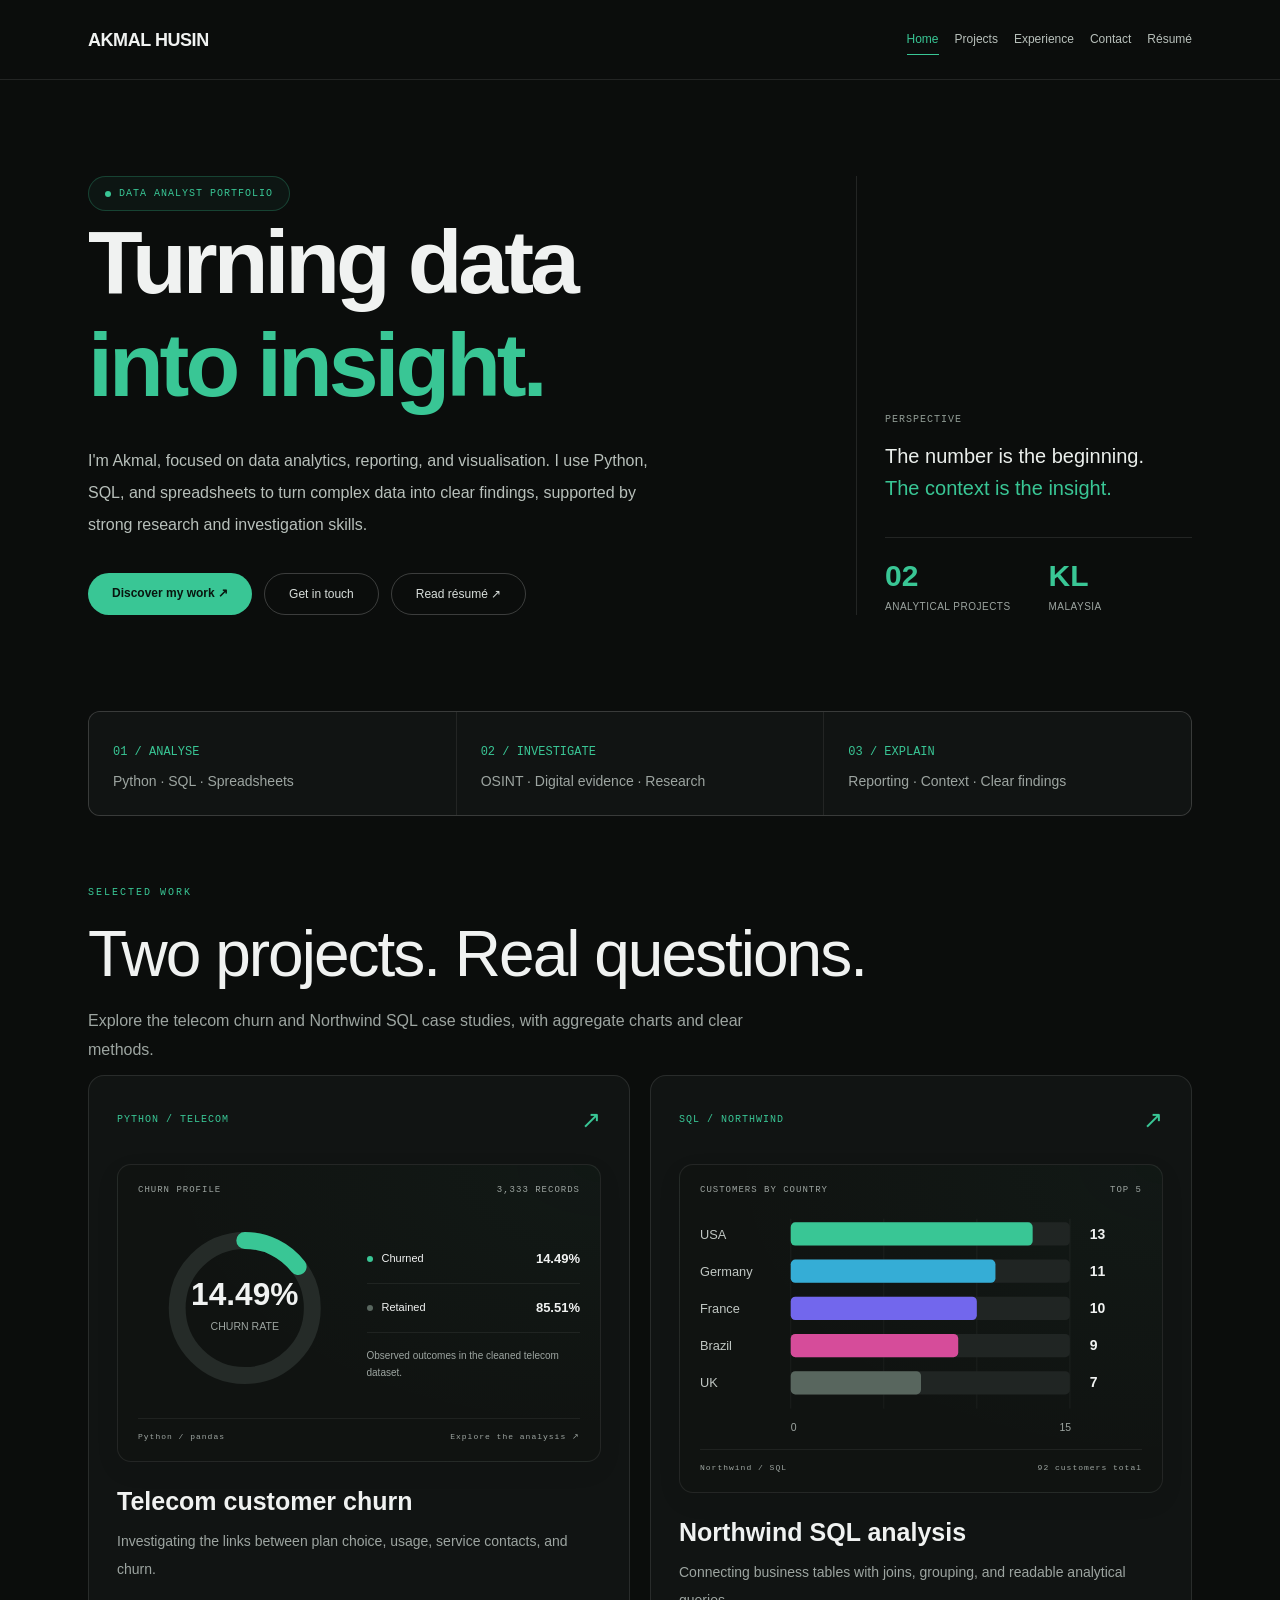
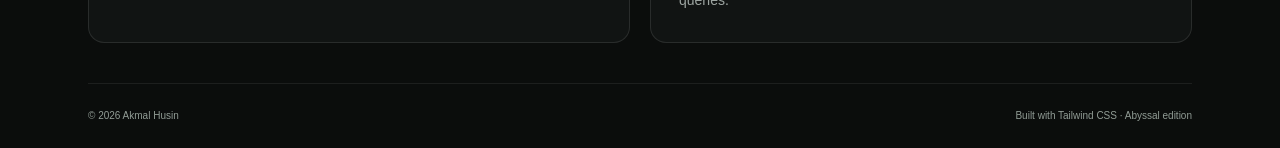
<file: index.html>
<!DOCTYPE html>

<html lang="en"><head><meta charset="utf-8"/><meta content="width=device-width,initial-scale=1" name="viewport"/><title>Akmal Husin — Home</title><meta content="Akmal Husin: data analytics, investigation and research portfolio." name="description"/><link href="styles.css" rel="stylesheet"/><style>*{box-sizing:border-box}html{scroll-behavior:smooth;scroll-padding-top:80px}body{margin:0;font:16px/1.7 Arial,sans-serif;background:var(--bg);color:var(--ink)}a{color:inherit;text-decoration:none}button{font:inherit;cursor:pointer}.wrap{width:min(1120px,88%);margin:auto}h1,h2,h3,h4{line-height:1.15;margin-top:0}h1{font-size:clamp(48px,7vw,96px);letter-spacing:-4px}h2{font-size:36px;letter-spacing:-1px}h3{font-size:25px}p{color:var(--muted)}.eyebrow,.status{font:10px/1.5 monospace;letter-spacing:2px;text-transform:uppercase;color:var(--accent)}.btn{display:inline-block;padding:12px 20px;border:1px solid var(--line);border-radius:var(--radius);font-size:12px}.primary{background:var(--accent);color:var(--button);border-color:var(--accent)}.actions{display:flex;gap:12px;flex-wrap:wrap}.section{padding:80px 0}.heading{display:flex;justify-content:space-between;gap:35px;align-items:end;margin-bottom:30px}.heading p{max-width:440px;margin:0}.case{background:var(--panel);border:1px solid var(--line);border-radius:var(--radius);padding:35px;margin:25px 0}.case>h3{margin:12px 0}.case>p{font-size:14px}.metrics{display:grid;grid-template-columns:repeat(3,1fr);gap:15px;margin:25px 0}.metric{background:var(--soft);padding:20px;border-radius:var(--radius)}.metric strong{display:block;font-size:30px;color:var(--accent)}.metric span{font-size:9px;letter-spacing:1px;color:var(--muted)}.churn-columns{display:grid;grid-template-columns:1fr 1fr;gap:35px;margin-top:30px}.churn-columns section{padding:0;min-width:0}.churn-columns h4{font-size:17px;margin:0 0 12px}.churn-columns p{font-size:12px}.churn-bar-label{display:flex;justify-content:space-between;gap:10px;font-size:11px;margin-top:18px}.churn-bar-track{height:11px;background:var(--soft);margin-top:7px;border-radius:3px;overflow:hidden}.churn-bar-track>div{height:100%;background:var(--accent)!important}.churn-bar-label strong{color:var(--ink)}.churn-scale{display:flex;justify-content:space-between;font-size:9px;color:var(--muted);margin-top:6px}details{border-top:1px solid var(--line);padding:17px 0;margin-top:18px}summary{font-size:12px;cursor:pointer;color:var(--accent);min-height:25px}details p,li{font-size:13px;color:var(--muted)}.tags{display:flex;gap:8px;flex-wrap:wrap}.tag{font:10px monospace;padding:6px 10px;background:var(--soft);border-radius:var(--radius)}table{width:100%;border-collapse:collapse;text-align:left;font-size:11px}th,td{padding:10px 6px;border-bottom:1px solid var(--line)}caption{font-size:10px;color:var(--muted);text-align:left;margin-bottom:8px}.table-wrap{overflow:auto}.small-note{font-size:10px!important}.sql-code{white-space:pre-wrap;overflow-wrap:anywhere;background:var(--soft);padding:20px;font-size:12px}.telecom-extra{border-top:1px solid var(--line);padding-top:25px}.skill-grid{display:grid;grid-template-columns:repeat(3,1fr);gap:25px}.skill-grid article{border-top:1px solid var(--line);padding-top:25px}.skill-grid h3{font-size:21px}.skill-grid p{font-size:13px}.timeline article{display:grid;grid-template-columns:200px 1fr;border-top:1px solid var(--line);padding:25px 0;gap:20px}.timeline h3{font-size:22px;margin:0}.timeline p{font-size:13px;margin:8px 0}.contact{padding:70px 0;border-top:1px solid var(--line)}footer{font-size:10px;padding:25px 0;border-top:1px solid var(--line);color:var(--muted)}.project-links{display:grid;grid-template-columns:1fr 1fr;gap:22px}.project-link{padding:30px;border:1px solid var(--line);background:var(--panel);border-radius:var(--radius)}.project-link h3{font-size:25px;margin:20px 0 10px}.project-link p{font-size:13px}.project-link .n{font:12px monospace;color:var(--accent)}a:focus-visible,summary:focus-visible,button:focus-visible{outline:3px solid var(--accent);outline-offset:5px}@media(max-width:760px){h1{letter-spacing:-2px}.heading{display:block}.heading p{margin-top:20px}.section{padding:55px 0}.case{padding:22px}.churn-columns,.skill-grid,.project-links{grid-template-columns:1fr}.metrics{gap:6px}.metric{padding:12px}.metric strong{font-size:24px}.metric span{font-size:8px}.timeline article{grid-template-columns:1fr;gap:8px}.data{min-width:300px}.case h3{font-size:24px}}@media(prefers-reduced-motion:reduce){html{scroll-behavior:auto}}
 :root{--bg:#0b0d0c;--panel:#111413;--soft:#202523;--ink:#f0f2f1;--muted:#9da5a1;--accent:#39c695;--line:#8eb3c225;--button:#111413;--radius:12px}.case{margin:28px 0}.case h3{font-size:30px}.churn-bar-track>div{background:#58adbc!important}.metric strong{color:#39c695}.case .status{color:#39c695}.case .tags{margin-top:20px}.case ol,.case ul{padding-left:20px}.case li{margin:10px 0}.case .churn-columns{margin-bottom:25px}.section{padding:0}.case .result-chart{padding:0}@media(max-width:700px){.case h3{font-size:23px}.case{padding:22px}.churn-columns{grid-template-columns:1fr}}a.bg-sky-200{color:#07120d}#contact{color:#07120d}#contact a.bg-slate-900{color:#fff}</style><style>header nav a{padding:7px 0;border-bottom:1px solid transparent}header nav a[aria-current="page"]{color:#39c695;border-color:#39c695}.page-intro{padding:60px 0 10px}.page-intro p{max-width:680px;line-height:1.8}.page-intro h1{font-size:clamp(36px,5vw,64px);letter-spacing:-2px;margin:15px 0}.resume-actions{display:flex;gap:12px;flex-wrap:wrap;margin:25px 0}.resume-actions a{display:inline-block;padding:12px 20px;border:1px solid #ffffff30;border-radius:30px;font-size:12px}.resume-actions .filled{background:#39c695;color:#07120d}.credential-list{display:grid;grid-template-columns:1fr 1fr;gap:16px}.credential-list div{padding:20px;background:#111413;border:1px solid #ffffff15;border-radius:12px;font-size:13px}.page-contact{min-height:55vh}@media(max-width:640px){.credential-list{grid-template-columns:1fr}header nav{width:100%;justify-content:flex-start!important;font-size:11px!important}header nav a{min-height:36px}.page-intro{padding-top:35px}}</style><style>.project-viz{margin:28px 0 25px;padding:20px;border:1px solid #39c69525;border-radius:14px;background:radial-gradient(ellipse at top right,#39c69512,transparent 65%),#101311;overflow:hidden}.viz-top,.viz-bottom{display:flex;justify-content:space-between;gap:10px;font:9px monospace;letter-spacing:1px;color:#9da5a1}.viz-top{margin-bottom:18px}.viz-bottom{border-top:1px solid #ffffff10;padding-top:13px;margin-top:15px;font-size:8px}.viz-layout{display:grid;grid-template-columns:1fr 1fr;align-items:center;gap:15px}.project-viz svg{width:100%;height:auto;display:block}.viz-layout svg{max-height:190px}.viz-stats>div{display:grid;grid-template-columns:7px 1fr auto;align-items:center;gap:8px;font-size:11px;padding:13px 0;border-bottom:1px solid #ffffff10}.viz-stats i{width:6px;height:6px;border-radius:50%;background:#39c695}.viz-stats i.dim{background:#58665e}.viz-stats strong{font-size:13px;color:#f0f2f1}.viz-stats p{font-size:10px;line-height:1.7;margin-top:14px}.sql-viz>svg{min-height:190px}.certifications{padding:50px 0;border-top:1px solid #ffffff15}.cert-intro h2{font-size:32px;margin:12px 0}.cert-intro p{font-size:13px;max-width:680px}.cert-grid{display:grid;grid-template-columns:repeat(3,minmax(0,1fr));gap:17px;margin-top:28px}.cert-card{border:1px solid #39c69525;border-radius:14px;padding:24px;background:linear-gradient(145deg,#161c18,#111413)}.cert-head{display:flex;justify-content:space-between;gap:12px;align-items:center;color:#39c695;font-size:9px;text-transform:uppercase;letter-spacing:1px}.cert-symbol{font-size:27px}.cert-card h3{font-size:17px;line-height:1.5;margin:20px 0 10px;color:#f0f2f1}.cert-card p{font-size:11px;line-height:1.8}.cert-number{display:block;margin-top:25px;font:8px monospace;letter-spacing:1px;color:#7c8982}@media(max-width:900px){.cert-grid{grid-template-columns:repeat(2,minmax(0,1fr))}.viz-layout{gap:8px}.project-viz{padding:15px}.viz-stats>div{font-size:10px;gap:5px}.viz-stats strong{font-size:11px}}@media(max-width:640px){.cert-grid{grid-template-columns:1fr}.project-viz{padding:18px}.viz-layout{grid-template-columns:1fr 1fr}.sql-viz>svg{min-height:0}.cert-intro h2{font-size:27px}}</style><style>
:root{--bg:#0b0d0c;--panel:#111413;--soft:#202523;--ink:#f0f2f1;--muted:#9da5a1;--accent:#39c695;--line:#ffffff13;--button:#09150e}
body{background:#0b0d0c;color:#f0f2f1}header{background:#0b0d0cf2}header nav a[aria-current="page"]{color:#39c695;border-color:#39c695}.text-sky-200{color:#39c695!important}.text-slate-300{color:#b8c0bb!important}.text-slate-200{color:#d8dedb!important}.text-slate-100{color:#ebefec!important}.text-slate-400{color:#919c95!important}.bg-sky-200{background:#39c695!important}.border-sky-200\/25{border-color:#39c69540!important}.bg-sky-200\/5{background:#39c6950d!important}a.bg-sky-200{color:#09150e!important}#contact{background:#111713!important;border:1px solid #39c69530;color:#edf3ef!important}#contact a{color:#edf3ef!important}#contact a.bg-slate-900{background:#39c695!important;color:#09150e!important}.resume-actions .filled{background:#39c695;color:#09150e}.project-viz{background:radial-gradient(ellipse at top right,#39c69508,transparent 65%),#101311;border-color:#ffffff15}.cert-card{background:linear-gradient(145deg,#161b18,#111413);border-color:#ffffff15}.cert-card:nth-child(3n+1) .cert-symbol,.cert-card:nth-child(3n+1) .cert-head{color:#39c695}.cert-card:nth-child(3n+2) .cert-symbol,.cert-card:nth-child(3n+2) .cert-head{color:#35add6}.cert-card:nth-child(3n+3) .cert-symbol,.cert-card:nth-child(3n+3) .cert-head{color:#a28bf2}.case .status{color:#39c695}.metric:nth-child(1) strong{color:#39c695}.metric:nth-child(2) strong{color:#35add6}.metric:nth-child(3) strong{color:#d96bab}.churn-columns .churn-bar-track>div{background:#39c695!important}.churn-columns .churn-bar-track:nth-of-type(even)>div{background:#35add6!important}.viz-stats i{background:#39c695}.viz-stats i.dim{background:#58665e}.cert-number,.chart-axis{color:#88958d}.sql-code{background:#191e1b;color:#bfe1ce}.case,.project-viz,.cert-card{box-shadow:0 8px 25px #00000012}a:focus-visible,summary:focus-visible{outline-color:#39c695}
</style><link rel="apple-touch-icon" href="/apple-touch-icon-ah-v1.png"/><meta name="theme-color" content="#0b0d0c"/><link rel="shortcut icon" href="/favicon.ico?v=2"/><link rel="icon" type="image/png" sizes="180x180" href="/favicon-ah-v2.png"/><link rel="icon" type="image/svg+xml" href="[data-uri]"/></head><body><header class="border-b border-white/10"><div class="mx-auto flex max-w-6xl flex-wrap items-center justify-between gap-5 px-6 py-6"><a class="text-lg font-bold tracking-tight" href="index.html">AKMAL HUSIN</a><nav class="flex flex-wrap justify-end gap-x-4 gap-y-2 text-xs text-slate-300"><a aria-current="page" href="index.html">Home</a><a href="projects.html">Projects</a><a href="experience.html">Experience</a><a href="contact.html">Contact</a><a href="resume.html">Résumé</a></nav></div></header><main class="mx-auto max-w-6xl px-6"><section class="grid gap-12 py-16 md:grid-cols-12 md:py-24"><div class="md:col-span-8"><span class="inline-flex items-center gap-2 rounded-full border border-sky-200/25 bg-sky-200/5 px-4 py-2 font-mono text-[10px] uppercase tracking-widest text-sky-200"><span class="h-1.5 w-1.5 rounded-full bg-sky-200"></span>Data Analyst Portfolio</span><h1 class="mt-7 text-5xl font-semibold leading-[1.05] tracking-[-.05em] sm:text-7xl lg:text-8xl">Turning data<br/><span class="text-sky-200">into insight.</span></h1><p class="mt-7 max-w-xl text-base leading-8 text-slate-300">I'm Akmal, focused on data analytics, reporting, and visualisation. I use Python, SQL, and spreadsheets to turn complex data into clear findings, supported by strong research and investigation skills.</p><div class="mt-8 flex flex-wrap gap-3"><a class="rounded-full bg-sky-200 px-6 py-3 text-xs font-bold text-slate-900 hover:bg-sky-100" href="projects.html">Discover my work ↗</a><a class="rounded-full border border-white/20 px-6 py-3 text-xs text-slate-200" href="mailto:m.akmalnaim@gmail.com">Get in touch</a><a class="rounded-full border border-white/20 px-6 py-3 text-xs text-slate-200" href="resume.html">Read résumé ↗</a></div></div><aside class="flex flex-col justify-end gap-8 border-l border-white/10 pl-7 md:col-span-4"><div><div class="font-mono text-[10px] uppercase tracking-widest text-slate-400">Perspective</div><p class="mt-3 text-xl leading-relaxed text-slate-100">The number is the beginning.<br/><span class="text-sky-200">The context is the insight.</span></p></div><div class="grid grid-cols-2 gap-5 border-t border-white/10 pt-5"><div><span class="text-3xl font-semibold text-sky-200">02</span><p class="mt-1 text-[10px] uppercase tracking-wider">Analytical projects</p></div><div><span class="text-3xl font-semibold text-sky-200">KL</span><p class="mt-1 text-[10px] uppercase tracking-wider">Malaysia</p></div></div></aside></section><div class="grid gap-px overflow-hidden rounded-xl border border-white/10 bg-white/10 sm:grid-cols-3"><div class="bg-[#111413] p-6"><span class="font-mono text-xs text-sky-200">01 / ANALYSE</span><p class="mt-2 text-sm">Python · SQL · Spreadsheets</p></div><div class="bg-[#111413] p-6"><span class="font-mono text-xs text-sky-200">02 / INVESTIGATE</span><p class="mt-2 text-sm">OSINT · Digital evidence · Research</p></div><div class="bg-[#111413] p-6"><span class="font-mono text-xs text-sky-200">03 / EXPLAIN</span><p class="mt-2 text-sm">Reporting · Context · Clear findings</p></div></div><div class="page-intro"><span class="eyebrow">Selected work</span><h1>Two projects. Real questions.</h1><p>Explore the telecom churn and Northwind SQL case studies, with aggregate charts and clear methods.</p></div><div class="mb-10 grid gap-5 md:grid-cols-2"><a class="group rounded-2xl border border-white/10 bg-[#111413] p-7 transition hover:border-sky-200/50" href="projects.html#telecom-case-study"><div class="flex items-center justify-between"><span class="font-mono text-[10px] uppercase tracking-widest text-sky-200">Python / Telecom</span><span class="text-2xl text-sky-200">↗</span></div><div class="project-viz telecom-viz"><div class="viz-top"><span>CHURN PROFILE</span><span>3,333 RECORDS</span></div><div class="viz-layout"><svg aria-label="Churned 14.49 percent, retained 85.51 percent" role="img" viewbox="0 0 180 180"><circle cx="90" cy="90" fill="none" r="64" stroke="#252b28" stroke-width="16"></circle><circle cx="90" cy="90" fill="none" r="64" stroke="#39c695" stroke-dasharray="58.27 402.12" stroke-linecap="round" stroke-width="16" transform="rotate(-90 90 90)"></circle><text fill="#f0f2f1" font-size="30" font-weight="700" text-anchor="middle" x="90" y="87">14.49%</text><text fill="#9da5a1" font-size="10" text-anchor="middle" x="90" y="111">CHURN RATE</text></svg><div class="viz-stats"><div><i></i><span>Churned</span><strong>14.49%</strong></div><div><i class="dim"></i><span>Retained</span><strong>85.51%</strong></div><p>Observed outcomes in the cleaned telecom dataset.</p></div></div><div class="viz-bottom"><span>Python / pandas</span><span>Explore the analysis ↗</span></div></div><h3 class="mt-6 text-2xl font-semibold">Telecom customer churn</h3><p class="mt-3 text-sm leading-7">Investigating the links between plan choice, usage, service contacts, and churn.</p></a><a class="group rounded-2xl border border-white/10 bg-[#111413] p-7 transition hover:border-sky-200/50" href="projects.html#sql-case-study"><div class="flex items-center justify-between"><span class="font-mono text-[10px] uppercase tracking-widest text-sky-200">SQL / Northwind</span><span class="text-2xl text-sky-200">↗</span></div><div class="project-viz sql-viz"><div class="viz-top"><span>CUSTOMERS BY COUNTRY</span><span>TOP 5</span></div><svg aria-label="Customer counts: USA 13, Germany 11, France 10, Brazil 9, UK 7" role="img" viewbox="0 0 380 190"><g stroke="#ffffff0b"><path d="M78 5V168M158 5V168M238 5V168M318 5V168"></path></g><text fill="#c0c7c3" font-size="11" x="0" y="22">USA</text><rect fill="#202523" height="20" rx="4" width="240" x="78" y="8"></rect><rect fill="#39c695" height="20" rx="4" width="208.0" x="78" y="8"></rect><text fill="#f0f2f1" font-size="12" font-weight="700" x="335" y="22">13</text><text fill="#c0c7c3" font-size="11" x="0" y="54">Germany</text><rect fill="#202523" height="20" rx="4" width="240" x="78" y="40"></rect><rect fill="#35add6" height="20" rx="4" width="176.0" x="78" y="40"></rect><text fill="#f0f2f1" font-size="12" font-weight="700" x="335" y="54">11</text><text fill="#c0c7c3" font-size="11" x="0" y="86">France</text><rect fill="#202523" height="20" rx="4" width="240" x="78" y="72"></rect><rect fill="#7267ed" height="20" rx="4" width="160.0" x="78" y="72"></rect><text fill="#f0f2f1" font-size="12" font-weight="700" x="335" y="86">10</text><text fill="#c0c7c3" font-size="11" x="0" y="118">Brazil</text><rect fill="#202523" height="20" rx="4" width="240" x="78" y="104"></rect><rect fill="#d64c9a" height="20" rx="4" width="144.0" x="78" y="104"></rect><text fill="#f0f2f1" font-size="12" font-weight="700" x="335" y="118">9</text><text fill="#c0c7c3" font-size="11" x="0" y="150">UK</text><rect fill="#202523" height="20" rx="4" width="240" x="78" y="136"></rect><rect fill="#58665e" height="20" rx="4" width="112.0" x="78" y="136"></rect><text fill="#f0f2f1" font-size="12" font-weight="700" x="335" y="150">7</text><text fill="#9da5a1" font-size="9" x="78" y="187">0</text><text fill="#9da5a1" font-size="9" x="309" y="187">15</text></svg><div class="viz-bottom"><span>Northwind / SQL</span><span>92 customers total</span></div></div><h3 class="mt-6 text-2xl font-semibold">Northwind SQL analysis</h3><p class="mt-3 text-sm leading-7">Connecting business tables with joins, grouping, and readable analytical queries.</p></a></div><footer class="flex flex-wrap justify-between gap-4 py-7 text-xs text-slate-400"><span>© 2026 Akmal Husin</span><span>Built with Tailwind CSS · Abyssal edition</span></footer></main></body></html>
</file>
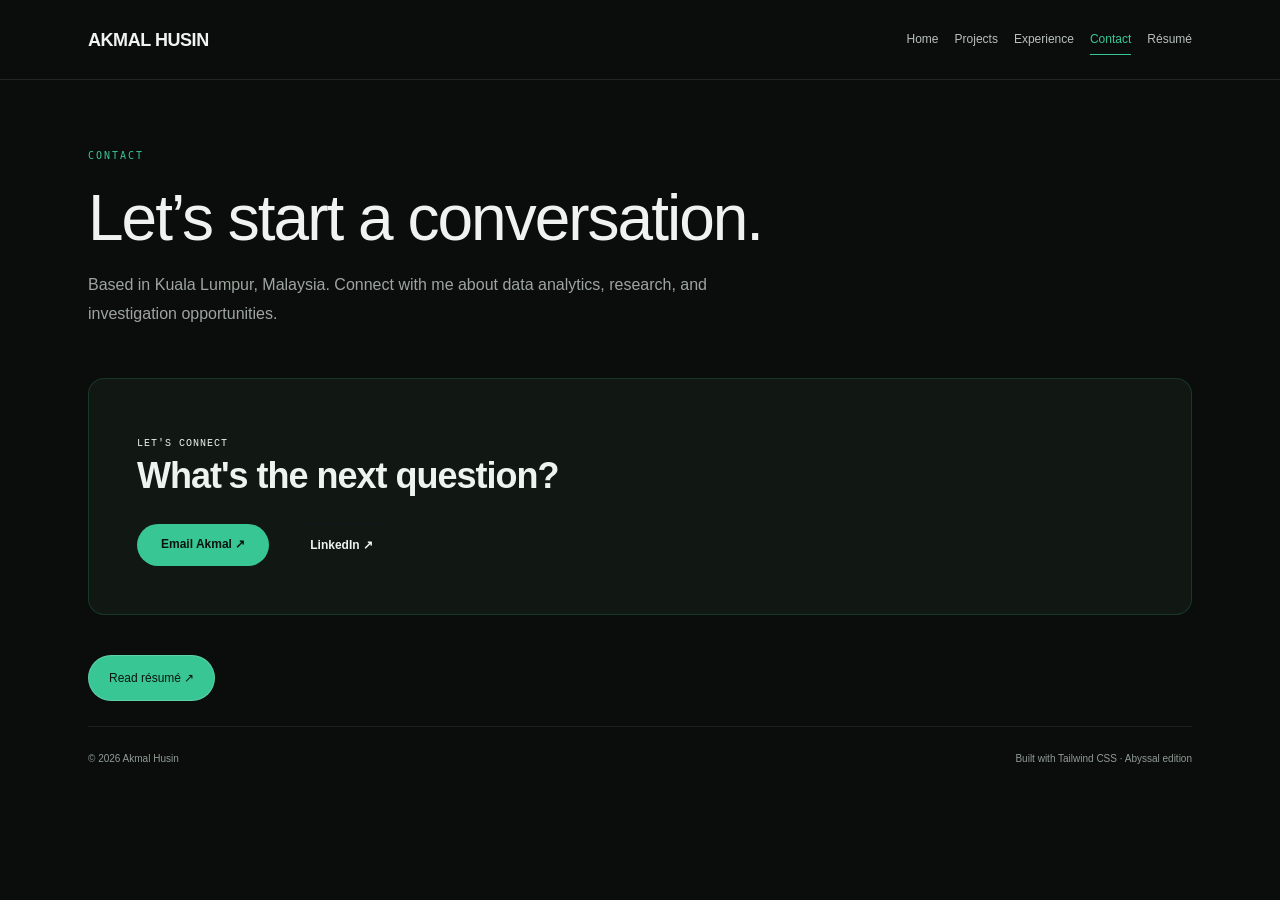
<file: contact.html>
<!DOCTYPE html>

<html lang="en"><head><meta charset="utf-8"/><meta content="width=device-width,initial-scale=1" name="viewport"/><title>Akmal Husin — Contact</title><meta content="Akmal Husin: data analytics, investigation and research portfolio." name="description"/><link href="styles.css" rel="stylesheet"/><style>*{box-sizing:border-box}html{scroll-behavior:smooth;scroll-padding-top:80px}body{margin:0;font:16px/1.7 Arial,sans-serif;background:var(--bg);color:var(--ink)}a{color:inherit;text-decoration:none}button{font:inherit;cursor:pointer}.wrap{width:min(1120px,88%);margin:auto}h1,h2,h3,h4{line-height:1.15;margin-top:0}h1{font-size:clamp(48px,7vw,96px);letter-spacing:-4px}h2{font-size:36px;letter-spacing:-1px}h3{font-size:25px}p{color:var(--muted)}.eyebrow,.status{font:10px/1.5 monospace;letter-spacing:2px;text-transform:uppercase;color:var(--accent)}.btn{display:inline-block;padding:12px 20px;border:1px solid var(--line);border-radius:var(--radius);font-size:12px}.primary{background:var(--accent);color:var(--button);border-color:var(--accent)}.actions{display:flex;gap:12px;flex-wrap:wrap}.section{padding:80px 0}.heading{display:flex;justify-content:space-between;gap:35px;align-items:end;margin-bottom:30px}.heading p{max-width:440px;margin:0}.case{background:var(--panel);border:1px solid var(--line);border-radius:var(--radius);padding:35px;margin:25px 0}.case>h3{margin:12px 0}.case>p{font-size:14px}.metrics{display:grid;grid-template-columns:repeat(3,1fr);gap:15px;margin:25px 0}.metric{background:var(--soft);padding:20px;border-radius:var(--radius)}.metric strong{display:block;font-size:30px;color:var(--accent)}.metric span{font-size:9px;letter-spacing:1px;color:var(--muted)}.churn-columns{display:grid;grid-template-columns:1fr 1fr;gap:35px;margin-top:30px}.churn-columns section{padding:0;min-width:0}.churn-columns h4{font-size:17px;margin:0 0 12px}.churn-columns p{font-size:12px}.churn-bar-label{display:flex;justify-content:space-between;gap:10px;font-size:11px;margin-top:18px}.churn-bar-track{height:11px;background:var(--soft);margin-top:7px;border-radius:3px;overflow:hidden}.churn-bar-track>div{height:100%;background:var(--accent)!important}.churn-bar-label strong{color:var(--ink)}.churn-scale{display:flex;justify-content:space-between;font-size:9px;color:var(--muted);margin-top:6px}details{border-top:1px solid var(--line);padding:17px 0;margin-top:18px}summary{font-size:12px;cursor:pointer;color:var(--accent);min-height:25px}details p,li{font-size:13px;color:var(--muted)}.tags{display:flex;gap:8px;flex-wrap:wrap}.tag{font:10px monospace;padding:6px 10px;background:var(--soft);border-radius:var(--radius)}table{width:100%;border-collapse:collapse;text-align:left;font-size:11px}th,td{padding:10px 6px;border-bottom:1px solid var(--line)}caption{font-size:10px;color:var(--muted);text-align:left;margin-bottom:8px}.table-wrap{overflow:auto}.small-note{font-size:10px!important}.sql-code{white-space:pre-wrap;overflow-wrap:anywhere;background:var(--soft);padding:20px;font-size:12px}.telecom-extra{border-top:1px solid var(--line);padding-top:25px}.skill-grid{display:grid;grid-template-columns:repeat(3,1fr);gap:25px}.skill-grid article{border-top:1px solid var(--line);padding-top:25px}.skill-grid h3{font-size:21px}.skill-grid p{font-size:13px}.timeline article{display:grid;grid-template-columns:200px 1fr;border-top:1px solid var(--line);padding:25px 0;gap:20px}.timeline h3{font-size:22px;margin:0}.timeline p{font-size:13px;margin:8px 0}.contact{padding:70px 0;border-top:1px solid var(--line)}footer{font-size:10px;padding:25px 0;border-top:1px solid var(--line);color:var(--muted)}.project-links{display:grid;grid-template-columns:1fr 1fr;gap:22px}.project-link{padding:30px;border:1px solid var(--line);background:var(--panel);border-radius:var(--radius)}.project-link h3{font-size:25px;margin:20px 0 10px}.project-link p{font-size:13px}.project-link .n{font:12px monospace;color:var(--accent)}a:focus-visible,summary:focus-visible,button:focus-visible{outline:3px solid var(--accent);outline-offset:5px}@media(max-width:760px){h1{letter-spacing:-2px}.heading{display:block}.heading p{margin-top:20px}.section{padding:55px 0}.case{padding:22px}.churn-columns,.skill-grid,.project-links{grid-template-columns:1fr}.metrics{gap:6px}.metric{padding:12px}.metric strong{font-size:24px}.metric span{font-size:8px}.timeline article{grid-template-columns:1fr;gap:8px}.data{min-width:300px}.case h3{font-size:24px}}@media(prefers-reduced-motion:reduce){html{scroll-behavior:auto}}
 :root{--bg:#0b0d0c;--panel:#111413;--soft:#202523;--ink:#f0f2f1;--muted:#9da5a1;--accent:#39c695;--line:#8eb3c225;--button:#111413;--radius:12px}.case{margin:28px 0}.case h3{font-size:30px}.churn-bar-track>div{background:#58adbc!important}.metric strong{color:#39c695}.case .status{color:#39c695}.case .tags{margin-top:20px}.case ol,.case ul{padding-left:20px}.case li{margin:10px 0}.case .churn-columns{margin-bottom:25px}.section{padding:0}.case .result-chart{padding:0}@media(max-width:700px){.case h3{font-size:23px}.case{padding:22px}.churn-columns{grid-template-columns:1fr}}a.bg-sky-200{color:#07120d}#contact{color:#07120d}#contact a.bg-slate-900{color:#fff}</style><style>header nav a{padding:7px 0;border-bottom:1px solid transparent}header nav a[aria-current="page"]{color:#39c695;border-color:#39c695}.page-intro{padding:60px 0 10px}.page-intro p{max-width:680px;line-height:1.8}.page-intro h1{font-size:clamp(36px,5vw,64px);letter-spacing:-2px;margin:15px 0}.resume-actions{display:flex;gap:12px;flex-wrap:wrap;margin:25px 0}.resume-actions a{display:inline-block;padding:12px 20px;border:1px solid #ffffff30;border-radius:30px;font-size:12px}.resume-actions .filled{background:#39c695;color:#07120d}.credential-list{display:grid;grid-template-columns:1fr 1fr;gap:16px}.credential-list div{padding:20px;background:#111413;border:1px solid #ffffff15;border-radius:12px;font-size:13px}.page-contact{min-height:55vh}@media(max-width:640px){.credential-list{grid-template-columns:1fr}header nav{width:100%;justify-content:flex-start!important;font-size:11px!important}header nav a{min-height:36px}.page-intro{padding-top:35px}}</style><style>.project-viz{margin:28px 0 25px;padding:20px;border:1px solid #39c69525;border-radius:14px;background:radial-gradient(ellipse at top right,#39c69512,transparent 65%),#101311;overflow:hidden}.viz-top,.viz-bottom{display:flex;justify-content:space-between;gap:10px;font:9px monospace;letter-spacing:1px;color:#9da5a1}.viz-top{margin-bottom:18px}.viz-bottom{border-top:1px solid #ffffff10;padding-top:13px;margin-top:15px;font-size:8px}.viz-layout{display:grid;grid-template-columns:1fr 1fr;align-items:center;gap:15px}.project-viz svg{width:100%;height:auto;display:block}.viz-layout svg{max-height:190px}.viz-stats>div{display:grid;grid-template-columns:7px 1fr auto;align-items:center;gap:8px;font-size:11px;padding:13px 0;border-bottom:1px solid #ffffff10}.viz-stats i{width:6px;height:6px;border-radius:50%;background:#39c695}.viz-stats i.dim{background:#58665e}.viz-stats strong{font-size:13px;color:#f0f2f1}.viz-stats p{font-size:10px;line-height:1.7;margin-top:14px}.sql-viz>svg{min-height:190px}.certifications{padding:50px 0;border-top:1px solid #ffffff15}.cert-intro h2{font-size:32px;margin:12px 0}.cert-intro p{font-size:13px;max-width:680px}.cert-grid{display:grid;grid-template-columns:repeat(3,minmax(0,1fr));gap:17px;margin-top:28px}.cert-card{border:1px solid #39c69525;border-radius:14px;padding:24px;background:linear-gradient(145deg,#161c18,#111413)}.cert-head{display:flex;justify-content:space-between;gap:12px;align-items:center;color:#39c695;font-size:9px;text-transform:uppercase;letter-spacing:1px}.cert-symbol{font-size:27px}.cert-card h3{font-size:17px;line-height:1.5;margin:20px 0 10px;color:#f0f2f1}.cert-card p{font-size:11px;line-height:1.8}.cert-number{display:block;margin-top:25px;font:8px monospace;letter-spacing:1px;color:#7c8982}@media(max-width:900px){.cert-grid{grid-template-columns:repeat(2,minmax(0,1fr))}.viz-layout{gap:8px}.project-viz{padding:15px}.viz-stats>div{font-size:10px;gap:5px}.viz-stats strong{font-size:11px}}@media(max-width:640px){.cert-grid{grid-template-columns:1fr}.project-viz{padding:18px}.viz-layout{grid-template-columns:1fr 1fr}.sql-viz>svg{min-height:0}.cert-intro h2{font-size:27px}}</style><style>
:root{--bg:#0b0d0c;--panel:#111413;--soft:#202523;--ink:#f0f2f1;--muted:#9da5a1;--accent:#39c695;--line:#ffffff13;--button:#09150e}
body{background:#0b0d0c;color:#f0f2f1}header{background:#0b0d0cf2}header nav a[aria-current="page"]{color:#39c695;border-color:#39c695}.text-sky-200{color:#39c695!important}.text-slate-300{color:#b8c0bb!important}.text-slate-200{color:#d8dedb!important}.text-slate-100{color:#ebefec!important}.text-slate-400{color:#919c95!important}.bg-sky-200{background:#39c695!important}.border-sky-200\/25{border-color:#39c69540!important}.bg-sky-200\/5{background:#39c6950d!important}a.bg-sky-200{color:#09150e!important}#contact{background:#111713!important;border:1px solid #39c69530;color:#edf3ef!important}#contact a{color:#edf3ef!important}#contact a.bg-slate-900{background:#39c695!important;color:#09150e!important}.resume-actions .filled{background:#39c695;color:#09150e}.project-viz{background:radial-gradient(ellipse at top right,#39c69508,transparent 65%),#101311;border-color:#ffffff15}.cert-card{background:linear-gradient(145deg,#161b18,#111413);border-color:#ffffff15}.cert-card:nth-child(3n+1) .cert-symbol,.cert-card:nth-child(3n+1) .cert-head{color:#39c695}.cert-card:nth-child(3n+2) .cert-symbol,.cert-card:nth-child(3n+2) .cert-head{color:#35add6}.cert-card:nth-child(3n+3) .cert-symbol,.cert-card:nth-child(3n+3) .cert-head{color:#a28bf2}.case .status{color:#39c695}.metric:nth-child(1) strong{color:#39c695}.metric:nth-child(2) strong{color:#35add6}.metric:nth-child(3) strong{color:#d96bab}.churn-columns .churn-bar-track>div{background:#39c695!important}.churn-columns .churn-bar-track:nth-of-type(even)>div{background:#35add6!important}.viz-stats i{background:#39c695}.viz-stats i.dim{background:#58665e}.cert-number,.chart-axis{color:#88958d}.sql-code{background:#191e1b;color:#bfe1ce}.case,.project-viz,.cert-card{box-shadow:0 8px 25px #00000012}a:focus-visible,summary:focus-visible{outline-color:#39c695}
</style><link rel="apple-touch-icon" href="/apple-touch-icon-ah-v1.png"/><meta name="theme-color" content="#0b0d0c"/><link rel="shortcut icon" href="/favicon.ico?v=2"/><link rel="icon" type="image/png" sizes="180x180" href="/favicon-ah-v2.png"/><link rel="icon" type="image/svg+xml" href="[data-uri]"/></head><body><header class="border-b border-white/10"><div class="mx-auto flex max-w-6xl flex-wrap items-center justify-between gap-5 px-6 py-6"><a class="text-lg font-bold tracking-tight" href="index.html">AKMAL HUSIN</a><nav class="flex flex-wrap justify-end gap-x-4 gap-y-2 text-xs text-slate-300"><a href="index.html">Home</a><a href="projects.html">Projects</a><a href="experience.html">Experience</a><a aria-current="page" href="contact.html">Contact</a><a href="resume.html">Résumé</a></nav></div></header><main class="mx-auto max-w-6xl px-6"><div class="page-intro"><span class="eyebrow">Contact</span><h1>Let’s start a conversation.</h1><p>Based in Kuala Lumpur, Malaysia. Connect with me about data analytics, research, and investigation opportunities.</p></div><section class="my-10 rounded-2xl bg-sky-200 p-8 text-slate-900 md:p-12" id="contact"><span class="font-mono text-[10px] uppercase tracking-widest">Let's connect</span><h2 class="mt-4 max-w-2xl text-4xl font-semibold tracking-tight">What's the next question?</h2><div class="mt-7 flex flex-wrap gap-4"><a class="rounded-full bg-slate-900 px-6 py-3 text-xs font-bold text-white" href="mailto:m.akmalnaim@gmail.com">Email Akmal ↗</a><a class="rounded-full border border-slate-900/30 px-6 py-3 text-xs font-bold" href="https://www.linkedin.com/in/akmal-husin/" rel="noopener noreferrer" target="_blank">LinkedIn ↗</a></div></section><div class="resume-actions"><a class="filled" href="resume.html">Read résumé ↗</a></div><footer class="flex flex-wrap justify-between gap-4 py-7 text-xs text-slate-400"><span>© 2026 Akmal Husin</span><span>Built with Tailwind CSS · Abyssal edition</span></footer></main></body></html>
</file>
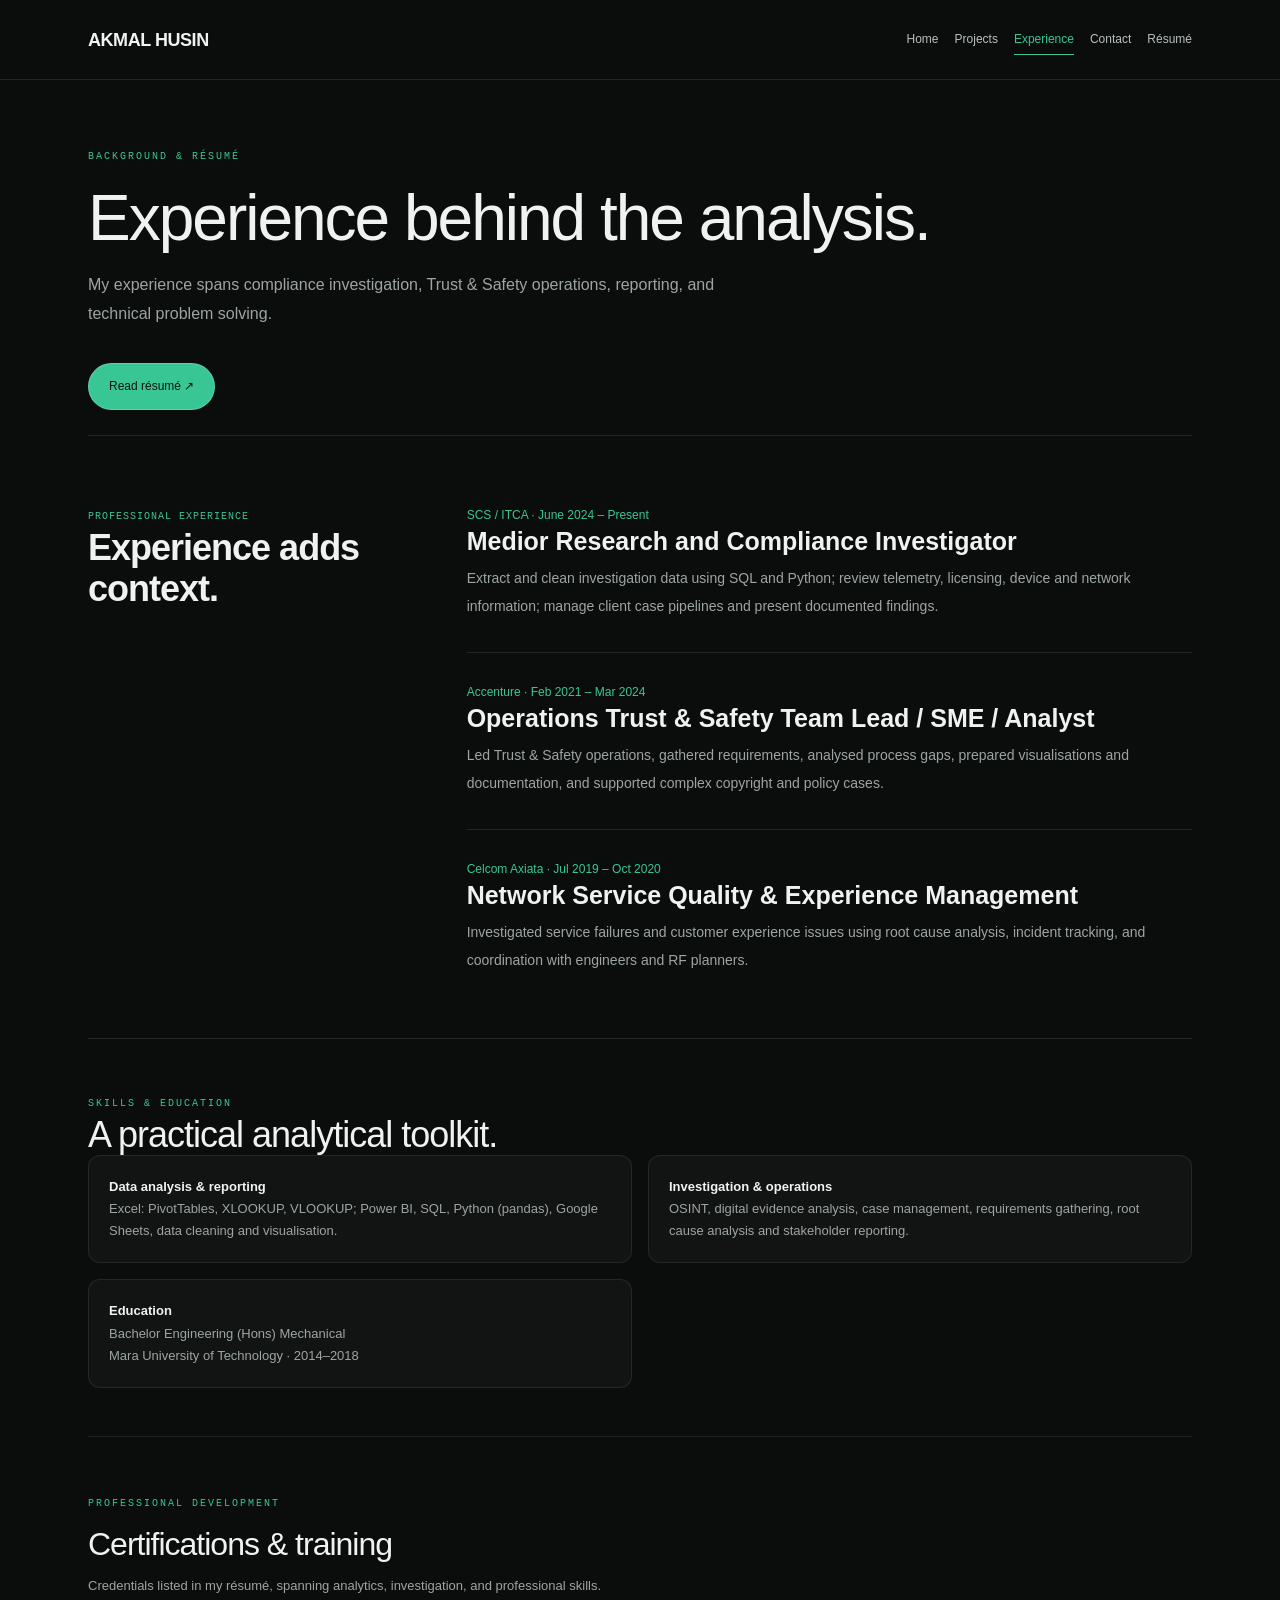
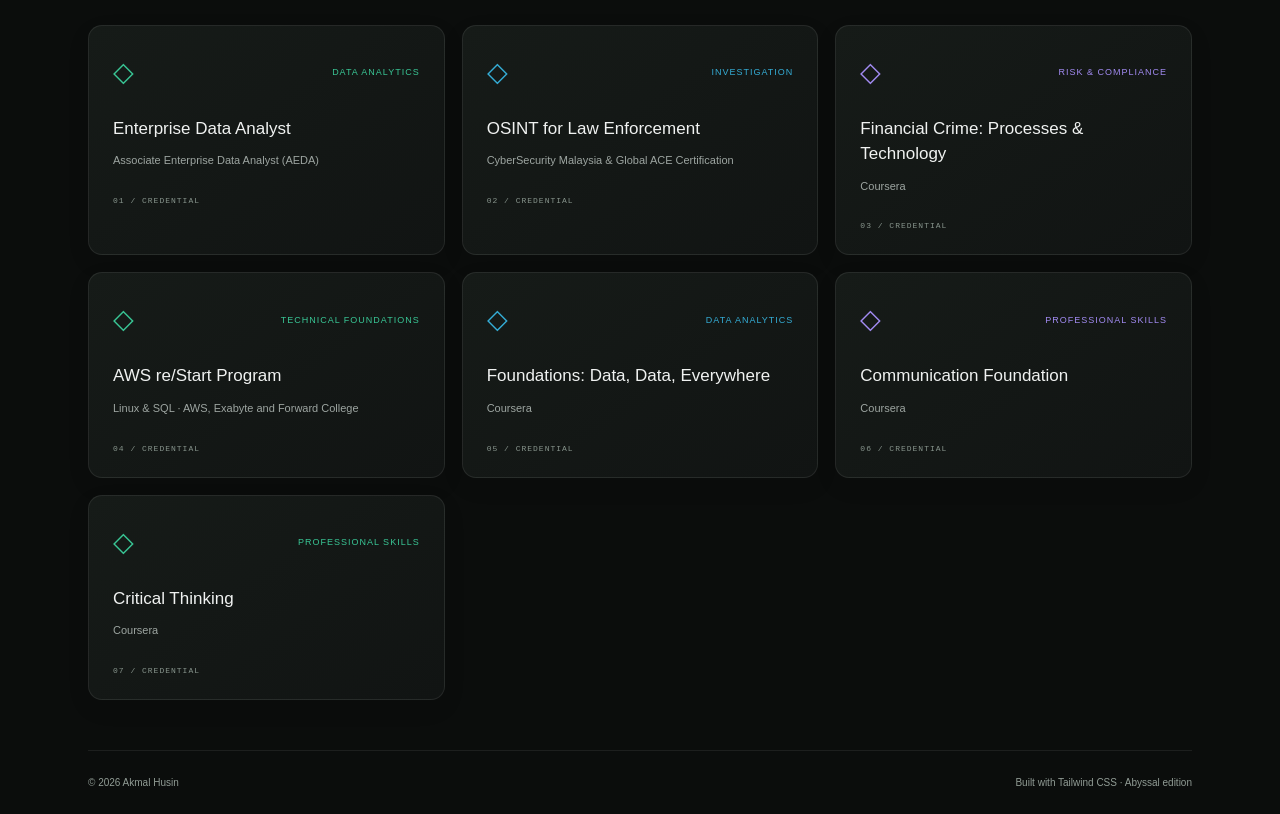
<file: experience.html>
<!DOCTYPE html>

<html lang="en"><head><meta charset="utf-8"/><meta content="width=device-width,initial-scale=1" name="viewport"/><title>Akmal Husin — Experience &amp; Résumé</title><meta content="Akmal Husin: data analytics, investigation and research portfolio." name="description"/><link href="styles.css" rel="stylesheet"/><style>*{box-sizing:border-box}html{scroll-behavior:smooth;scroll-padding-top:80px}body{margin:0;font:16px/1.7 Arial,sans-serif;background:var(--bg);color:var(--ink)}a{color:inherit;text-decoration:none}button{font:inherit;cursor:pointer}.wrap{width:min(1120px,88%);margin:auto}h1,h2,h3,h4{line-height:1.15;margin-top:0}h1{font-size:clamp(48px,7vw,96px);letter-spacing:-4px}h2{font-size:36px;letter-spacing:-1px}h3{font-size:25px}p{color:var(--muted)}.eyebrow,.status{font:10px/1.5 monospace;letter-spacing:2px;text-transform:uppercase;color:var(--accent)}.btn{display:inline-block;padding:12px 20px;border:1px solid var(--line);border-radius:var(--radius);font-size:12px}.primary{background:var(--accent);color:var(--button);border-color:var(--accent)}.actions{display:flex;gap:12px;flex-wrap:wrap}.section{padding:80px 0}.heading{display:flex;justify-content:space-between;gap:35px;align-items:end;margin-bottom:30px}.heading p{max-width:440px;margin:0}.case{background:var(--panel);border:1px solid var(--line);border-radius:var(--radius);padding:35px;margin:25px 0}.case>h3{margin:12px 0}.case>p{font-size:14px}.metrics{display:grid;grid-template-columns:repeat(3,1fr);gap:15px;margin:25px 0}.metric{background:var(--soft);padding:20px;border-radius:var(--radius)}.metric strong{display:block;font-size:30px;color:var(--accent)}.metric span{font-size:9px;letter-spacing:1px;color:var(--muted)}.churn-columns{display:grid;grid-template-columns:1fr 1fr;gap:35px;margin-top:30px}.churn-columns section{padding:0;min-width:0}.churn-columns h4{font-size:17px;margin:0 0 12px}.churn-columns p{font-size:12px}.churn-bar-label{display:flex;justify-content:space-between;gap:10px;font-size:11px;margin-top:18px}.churn-bar-track{height:11px;background:var(--soft);margin-top:7px;border-radius:3px;overflow:hidden}.churn-bar-track>div{height:100%;background:var(--accent)!important}.churn-bar-label strong{color:var(--ink)}.churn-scale{display:flex;justify-content:space-between;font-size:9px;color:var(--muted);margin-top:6px}details{border-top:1px solid var(--line);padding:17px 0;margin-top:18px}summary{font-size:12px;cursor:pointer;color:var(--accent);min-height:25px}details p,li{font-size:13px;color:var(--muted)}.tags{display:flex;gap:8px;flex-wrap:wrap}.tag{font:10px monospace;padding:6px 10px;background:var(--soft);border-radius:var(--radius)}table{width:100%;border-collapse:collapse;text-align:left;font-size:11px}th,td{padding:10px 6px;border-bottom:1px solid var(--line)}caption{font-size:10px;color:var(--muted);text-align:left;margin-bottom:8px}.table-wrap{overflow:auto}.small-note{font-size:10px!important}.sql-code{white-space:pre-wrap;overflow-wrap:anywhere;background:var(--soft);padding:20px;font-size:12px}.telecom-extra{border-top:1px solid var(--line);padding-top:25px}.skill-grid{display:grid;grid-template-columns:repeat(3,1fr);gap:25px}.skill-grid article{border-top:1px solid var(--line);padding-top:25px}.skill-grid h3{font-size:21px}.skill-grid p{font-size:13px}.timeline article{display:grid;grid-template-columns:200px 1fr;border-top:1px solid var(--line);padding:25px 0;gap:20px}.timeline h3{font-size:22px;margin:0}.timeline p{font-size:13px;margin:8px 0}.contact{padding:70px 0;border-top:1px solid var(--line)}footer{font-size:10px;padding:25px 0;border-top:1px solid var(--line);color:var(--muted)}.project-links{display:grid;grid-template-columns:1fr 1fr;gap:22px}.project-link{padding:30px;border:1px solid var(--line);background:var(--panel);border-radius:var(--radius)}.project-link h3{font-size:25px;margin:20px 0 10px}.project-link p{font-size:13px}.project-link .n{font:12px monospace;color:var(--accent)}a:focus-visible,summary:focus-visible,button:focus-visible{outline:3px solid var(--accent);outline-offset:5px}@media(max-width:760px){h1{letter-spacing:-2px}.heading{display:block}.heading p{margin-top:20px}.section{padding:55px 0}.case{padding:22px}.churn-columns,.skill-grid,.project-links{grid-template-columns:1fr}.metrics{gap:6px}.metric{padding:12px}.metric strong{font-size:24px}.metric span{font-size:8px}.timeline article{grid-template-columns:1fr;gap:8px}.data{min-width:300px}.case h3{font-size:24px}}@media(prefers-reduced-motion:reduce){html{scroll-behavior:auto}}
 :root{--bg:#0b0d0c;--panel:#111413;--soft:#202523;--ink:#f0f2f1;--muted:#9da5a1;--accent:#39c695;--line:#8eb3c225;--button:#111413;--radius:12px}.case{margin:28px 0}.case h3{font-size:30px}.churn-bar-track>div{background:#58adbc!important}.metric strong{color:#39c695}.case .status{color:#39c695}.case .tags{margin-top:20px}.case ol,.case ul{padding-left:20px}.case li{margin:10px 0}.case .churn-columns{margin-bottom:25px}.section{padding:0}.case .result-chart{padding:0}@media(max-width:700px){.case h3{font-size:23px}.case{padding:22px}.churn-columns{grid-template-columns:1fr}}a.bg-sky-200{color:#07120d}#contact{color:#07120d}#contact a.bg-slate-900{color:#fff}</style><style>header nav a{padding:7px 0;border-bottom:1px solid transparent}header nav a[aria-current="page"]{color:#39c695;border-color:#39c695}.page-intro{padding:60px 0 10px}.page-intro p{max-width:680px;line-height:1.8}.page-intro h1{font-size:clamp(36px,5vw,64px);letter-spacing:-2px;margin:15px 0}.resume-actions{display:flex;gap:12px;flex-wrap:wrap;margin:25px 0}.resume-actions a{display:inline-block;padding:12px 20px;border:1px solid #ffffff30;border-radius:30px;font-size:12px}.resume-actions .filled{background:#39c695;color:#07120d}.credential-list{display:grid;grid-template-columns:1fr 1fr;gap:16px}.credential-list div{padding:20px;background:#111413;border:1px solid #ffffff15;border-radius:12px;font-size:13px}.page-contact{min-height:55vh}@media(max-width:640px){.credential-list{grid-template-columns:1fr}header nav{width:100%;justify-content:flex-start!important;font-size:11px!important}header nav a{min-height:36px}.page-intro{padding-top:35px}}</style><style>.project-viz{margin:28px 0 25px;padding:20px;border:1px solid #39c69525;border-radius:14px;background:radial-gradient(ellipse at top right,#39c69512,transparent 65%),#101311;overflow:hidden}.viz-top,.viz-bottom{display:flex;justify-content:space-between;gap:10px;font:9px monospace;letter-spacing:1px;color:#9da5a1}.viz-top{margin-bottom:18px}.viz-bottom{border-top:1px solid #ffffff10;padding-top:13px;margin-top:15px;font-size:8px}.viz-layout{display:grid;grid-template-columns:1fr 1fr;align-items:center;gap:15px}.project-viz svg{width:100%;height:auto;display:block}.viz-layout svg{max-height:190px}.viz-stats>div{display:grid;grid-template-columns:7px 1fr auto;align-items:center;gap:8px;font-size:11px;padding:13px 0;border-bottom:1px solid #ffffff10}.viz-stats i{width:6px;height:6px;border-radius:50%;background:#39c695}.viz-stats i.dim{background:#58665e}.viz-stats strong{font-size:13px;color:#f0f2f1}.viz-stats p{font-size:10px;line-height:1.7;margin-top:14px}.sql-viz>svg{min-height:190px}.certifications{padding:50px 0;border-top:1px solid #ffffff15}.cert-intro h2{font-size:32px;margin:12px 0}.cert-intro p{font-size:13px;max-width:680px}.cert-grid{display:grid;grid-template-columns:repeat(3,minmax(0,1fr));gap:17px;margin-top:28px}.cert-card{border:1px solid #39c69525;border-radius:14px;padding:24px;background:linear-gradient(145deg,#161c18,#111413)}.cert-head{display:flex;justify-content:space-between;gap:12px;align-items:center;color:#39c695;font-size:9px;text-transform:uppercase;letter-spacing:1px}.cert-symbol{font-size:27px}.cert-card h3{font-size:17px;line-height:1.5;margin:20px 0 10px;color:#f0f2f1}.cert-card p{font-size:11px;line-height:1.8}.cert-number{display:block;margin-top:25px;font:8px monospace;letter-spacing:1px;color:#7c8982}@media(max-width:900px){.cert-grid{grid-template-columns:repeat(2,minmax(0,1fr))}.viz-layout{gap:8px}.project-viz{padding:15px}.viz-stats>div{font-size:10px;gap:5px}.viz-stats strong{font-size:11px}}@media(max-width:640px){.cert-grid{grid-template-columns:1fr}.project-viz{padding:18px}.viz-layout{grid-template-columns:1fr 1fr}.sql-viz>svg{min-height:0}.cert-intro h2{font-size:27px}}</style><style>
:root{--bg:#0b0d0c;--panel:#111413;--soft:#202523;--ink:#f0f2f1;--muted:#9da5a1;--accent:#39c695;--line:#ffffff13;--button:#09150e}
body{background:#0b0d0c;color:#f0f2f1}header{background:#0b0d0cf2}header nav a[aria-current="page"]{color:#39c695;border-color:#39c695}.text-sky-200{color:#39c695!important}.text-slate-300{color:#b8c0bb!important}.text-slate-200{color:#d8dedb!important}.text-slate-100{color:#ebefec!important}.text-slate-400{color:#919c95!important}.bg-sky-200{background:#39c695!important}.border-sky-200\/25{border-color:#39c69540!important}.bg-sky-200\/5{background:#39c6950d!important}a.bg-sky-200{color:#09150e!important}#contact{background:#111713!important;border:1px solid #39c69530;color:#edf3ef!important}#contact a{color:#edf3ef!important}#contact a.bg-slate-900{background:#39c695!important;color:#09150e!important}.resume-actions .filled{background:#39c695;color:#09150e}.project-viz{background:radial-gradient(ellipse at top right,#39c69508,transparent 65%),#101311;border-color:#ffffff15}.cert-card{background:linear-gradient(145deg,#161b18,#111413);border-color:#ffffff15}.cert-card:nth-child(3n+1) .cert-symbol,.cert-card:nth-child(3n+1) .cert-head{color:#39c695}.cert-card:nth-child(3n+2) .cert-symbol,.cert-card:nth-child(3n+2) .cert-head{color:#35add6}.cert-card:nth-child(3n+3) .cert-symbol,.cert-card:nth-child(3n+3) .cert-head{color:#a28bf2}.case .status{color:#39c695}.metric:nth-child(1) strong{color:#39c695}.metric:nth-child(2) strong{color:#35add6}.metric:nth-child(3) strong{color:#d96bab}.churn-columns .churn-bar-track>div{background:#39c695!important}.churn-columns .churn-bar-track:nth-of-type(even)>div{background:#35add6!important}.viz-stats i{background:#39c695}.viz-stats i.dim{background:#58665e}.cert-number,.chart-axis{color:#88958d}.sql-code{background:#191e1b;color:#bfe1ce}.case,.project-viz,.cert-card{box-shadow:0 8px 25px #00000012}a:focus-visible,summary:focus-visible{outline-color:#39c695}
</style><link rel="apple-touch-icon" href="/apple-touch-icon-ah-v1.png"/><meta name="theme-color" content="#0b0d0c"/><link rel="shortcut icon" href="/favicon.ico?v=2"/><link rel="icon" type="image/png" sizes="180x180" href="/favicon-ah-v2.png"/><link rel="icon" type="image/svg+xml" href="[data-uri]"/></head><body><header class="border-b border-white/10"><div class="mx-auto flex max-w-6xl flex-wrap items-center justify-between gap-5 px-6 py-6"><a class="text-lg font-bold tracking-tight" href="index.html">AKMAL HUSIN</a><nav class="flex flex-wrap justify-end gap-x-4 gap-y-2 text-xs text-slate-300"><a href="index.html">Home</a><a href="projects.html">Projects</a><a aria-current="page" href="experience.html">Experience</a><a href="contact.html">Contact</a><a href="resume.html">Résumé</a></nav></div></header><main class="mx-auto max-w-6xl px-6"><div class="page-intro"><span class="eyebrow">Background &amp; résumé</span><h1>Experience behind the analysis.</h1><p>My experience spans compliance investigation, Trust &amp; Safety operations, reporting, and technical problem solving.</p></div><div class="resume-actions"><a class="filled" href="resume.html">Read résumé ↗</a></div><section class="border-t border-white/10 py-16" id="background"><div class="grid gap-8 md:grid-cols-3"><div><span class="font-mono text-[10px] uppercase tracking-widest text-sky-200">Professional experience</span><h2 class="mt-4 text-3xl font-semibold">Experience adds context.</h2></div><div class="space-y-8 md:col-span-2"><article><span class="text-xs text-sky-200">SCS / ITCA · June 2024 – Present</span><h3 class="mt-2 text-xl font-semibold">Medior Research and Compliance Investigator</h3><p class="mt-2 text-sm leading-7">Extract and clean investigation data using SQL and Python; review telemetry, licensing, device and network information; manage client case pipelines and present documented findings.</p></article><article class="border-t border-white/10 pt-6"><span class="text-xs text-sky-200">Accenture · Feb 2021 – Mar 2024</span><h3 class="mt-2 text-xl font-semibold">Operations Trust &amp; Safety Team Lead / SME / Analyst</h3><p class="mt-2 text-sm leading-7">Led Trust &amp; Safety operations, gathered requirements, analysed process gaps, prepared visualisations and documentation, and supported complex copyright and policy cases.</p></article><article class="border-t border-white/10 pt-6"><span class="text-xs text-sky-200">Celcom Axiata · Jul 2019 – Oct 2020</span><h3 class="mt-2 text-xl font-semibold">Network Service Quality &amp; Experience Management</h3><p class="mt-2 text-sm leading-7">Investigated service failures and customer experience issues using root cause analysis, incident tracking, and coordination with engineers and RF planners.</p></article></div></div></section><section class="py-12 border-t border-white/10"><span class="eyebrow">Skills &amp; education</span><h2 class="mt-4 text-3xl">A practical analytical toolkit.</h2><div class="credential-list"><div><strong>Data analysis &amp; reporting</strong><p>Excel: PivotTables, XLOOKUP, VLOOKUP; Power BI, SQL, Python (pandas), Google Sheets, data cleaning and visualisation.</p></div><div><strong>Investigation &amp; operations</strong><p>OSINT, digital evidence analysis, case management, requirements gathering, root cause analysis and stakeholder reporting.</p></div><div><strong>Education</strong><p>Bachelor Engineering (Hons) Mechanical<br/>Mara University of Technology · 2014–2018</p></div></div></section><section aria-labelledby="cert-heading" class="certifications"><div class="cert-intro"><span class="eyebrow">Professional development</span><h2 id="cert-heading">Certifications &amp; training</h2><p>Credentials listed in my résumé, spanning analytics, investigation, and professional skills.</p></div><div class="cert-grid"><article class="cert-card"><div class="cert-head"><span aria-hidden="true" class="cert-symbol">◇</span><span>Data analytics</span></div><h3>Enterprise Data Analyst</h3><p>Associate Enterprise Data Analyst (AEDA)</p><span class="cert-number">01 / CREDENTIAL</span></article><article class="cert-card"><div class="cert-head"><span aria-hidden="true" class="cert-symbol">◇</span><span>Investigation</span></div><h3>OSINT for Law Enforcement</h3><p>CyberSecurity Malaysia &amp; Global ACE Certification</p><span class="cert-number">02 / CREDENTIAL</span></article><article class="cert-card"><div class="cert-head"><span aria-hidden="true" class="cert-symbol">◇</span><span>Risk &amp; compliance</span></div><h3>Financial Crime: Processes &amp; Technology</h3><p>Coursera</p><span class="cert-number">03 / CREDENTIAL</span></article><article class="cert-card"><div class="cert-head"><span aria-hidden="true" class="cert-symbol">◇</span><span>Technical foundations</span></div><h3>AWS re/Start Program</h3><p>Linux &amp; SQL · AWS, Exabyte and Forward College</p><span class="cert-number">04 / CREDENTIAL</span></article><article class="cert-card"><div class="cert-head"><span aria-hidden="true" class="cert-symbol">◇</span><span>Data analytics</span></div><h3>Foundations: Data, Data, Everywhere</h3><p>Coursera</p><span class="cert-number">05 / CREDENTIAL</span></article><article class="cert-card"><div class="cert-head"><span aria-hidden="true" class="cert-symbol">◇</span><span>Professional skills</span></div><h3>Communication Foundation</h3><p>Coursera</p><span class="cert-number">06 / CREDENTIAL</span></article><article class="cert-card"><div class="cert-head"><span aria-hidden="true" class="cert-symbol">◇</span><span>Professional skills</span></div><h3>Critical Thinking</h3><p>Coursera</p><span class="cert-number">07 / CREDENTIAL</span></article></div></section><footer class="flex flex-wrap justify-between gap-4 py-7 text-xs text-slate-400"><span>© 2026 Akmal Husin</span><span>Built with Tailwind CSS · Abyssal edition</span></footer></main></body></html>
</file>
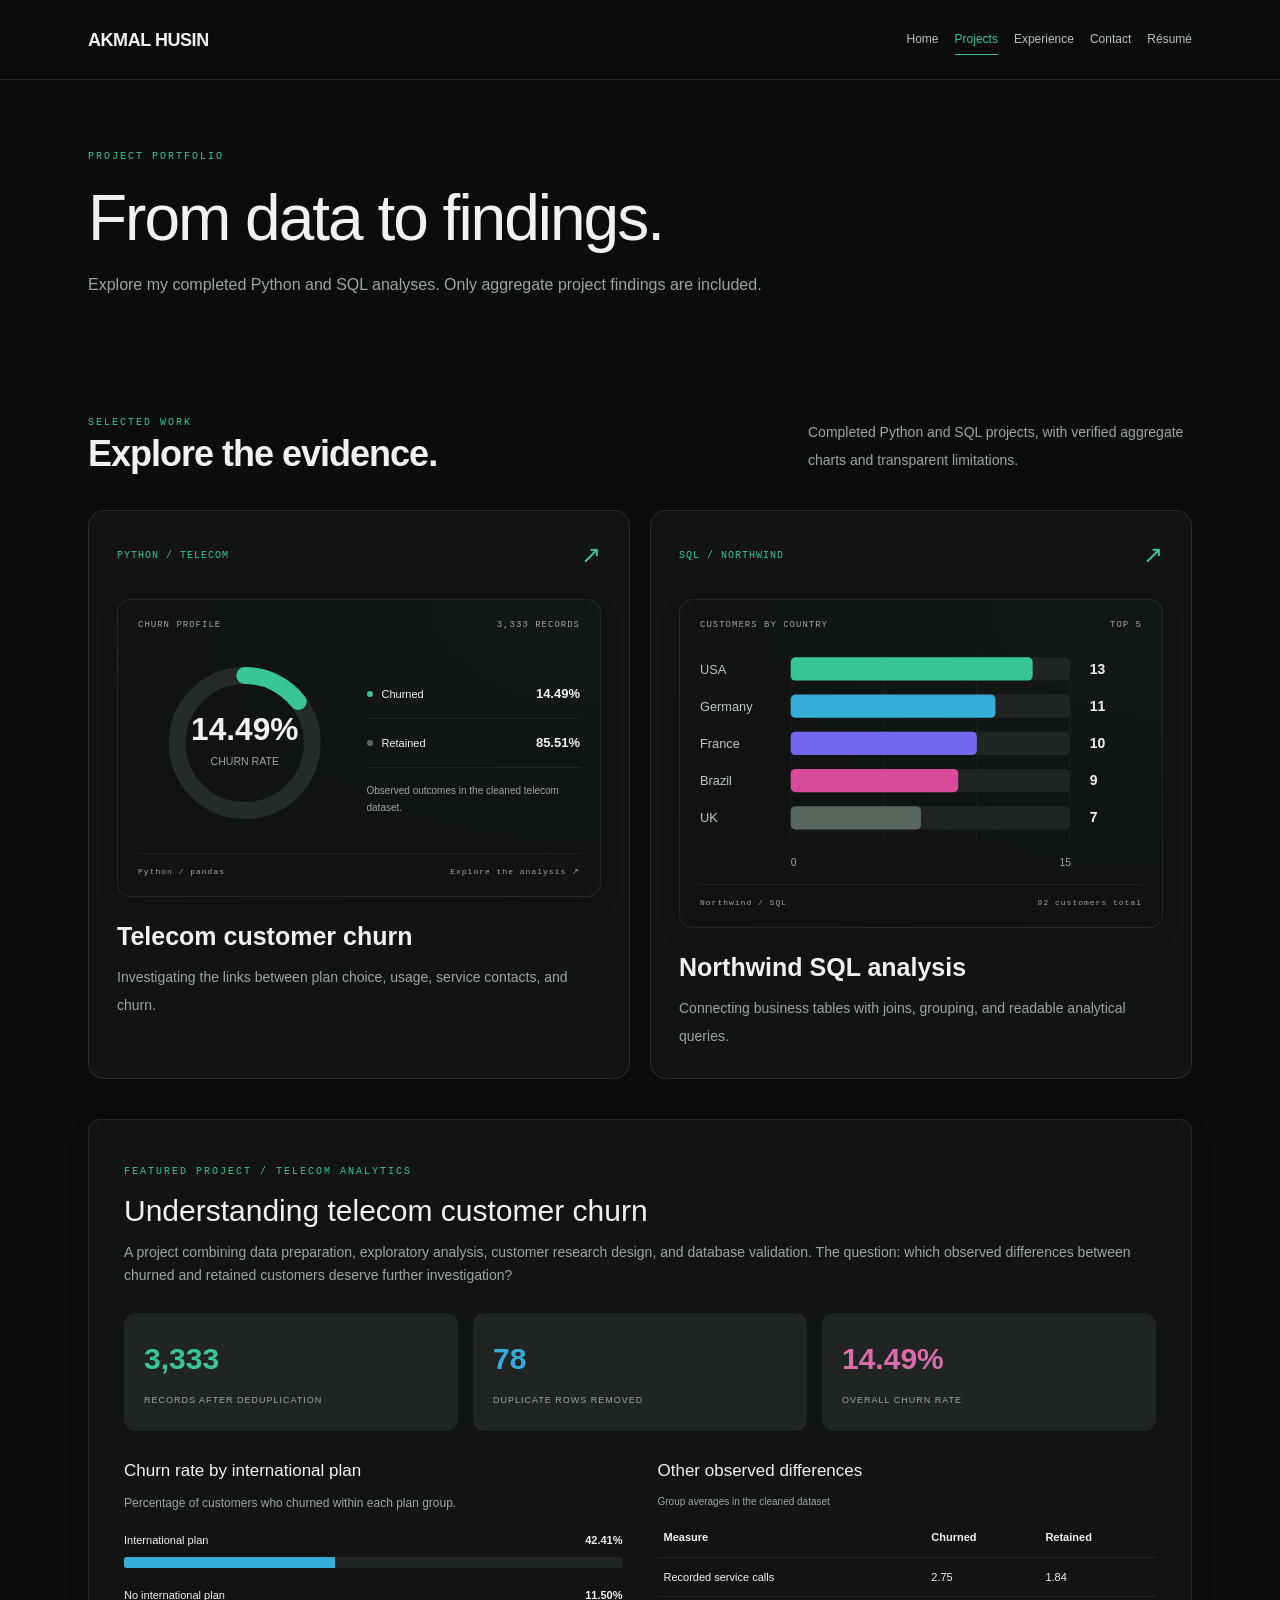
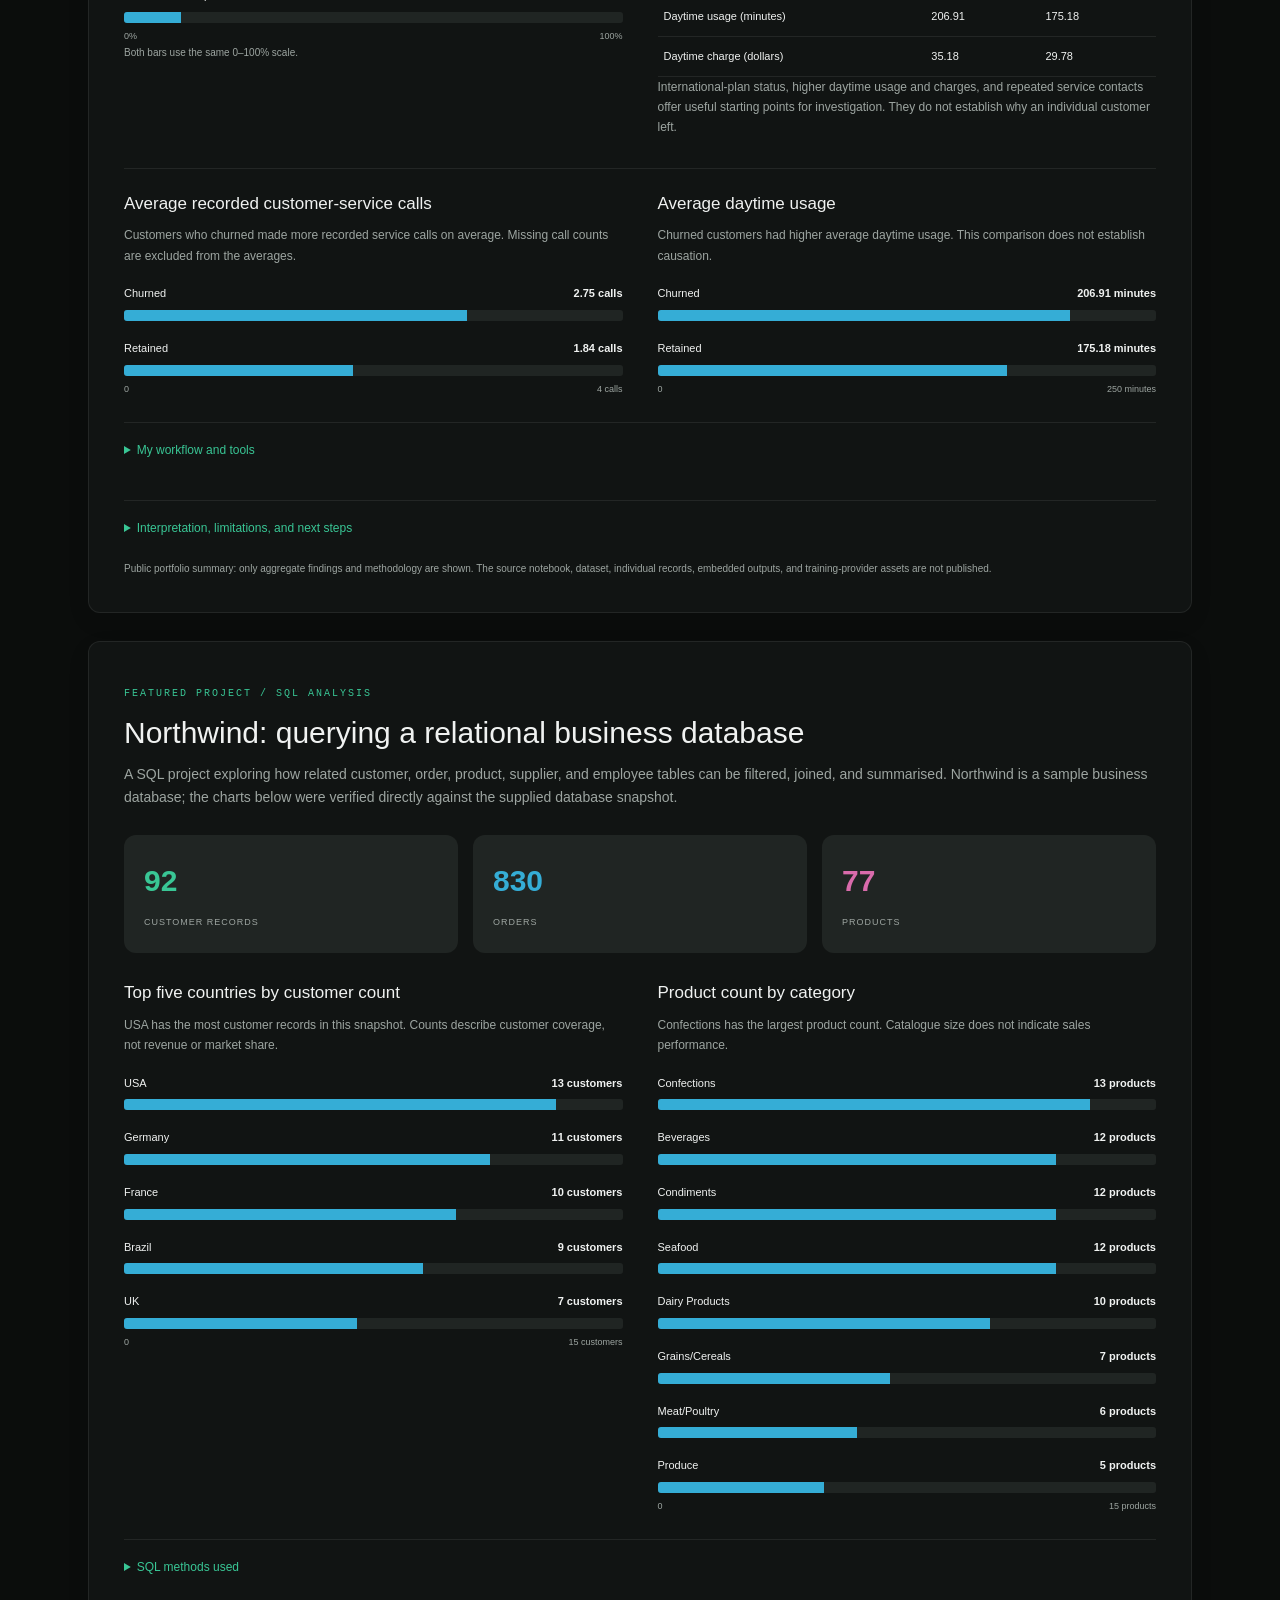
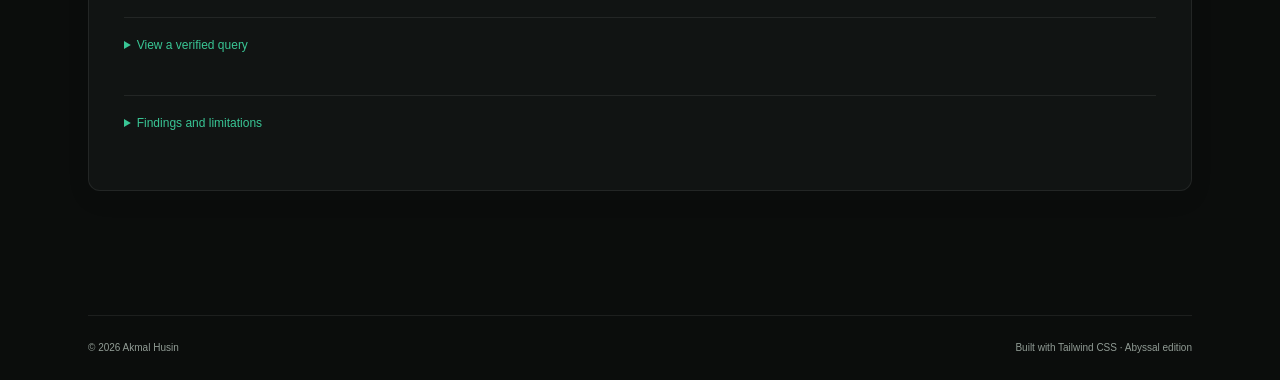
<file: projects.html>
<!DOCTYPE html>

<html lang="en"><head><meta charset="utf-8"/><meta content="width=device-width,initial-scale=1" name="viewport"/><title>Akmal Husin — Projects</title><meta content="Akmal Husin: data analytics, investigation and research portfolio." name="description"/><link href="styles.css" rel="stylesheet"/><style>*{box-sizing:border-box}html{scroll-behavior:smooth;scroll-padding-top:80px}body{margin:0;font:16px/1.7 Arial,sans-serif;background:var(--bg);color:var(--ink)}a{color:inherit;text-decoration:none}button{font:inherit;cursor:pointer}.wrap{width:min(1120px,88%);margin:auto}h1,h2,h3,h4{line-height:1.15;margin-top:0}h1{font-size:clamp(48px,7vw,96px);letter-spacing:-4px}h2{font-size:36px;letter-spacing:-1px}h3{font-size:25px}p{color:var(--muted)}.eyebrow,.status{font:10px/1.5 monospace;letter-spacing:2px;text-transform:uppercase;color:var(--accent)}.btn{display:inline-block;padding:12px 20px;border:1px solid var(--line);border-radius:var(--radius);font-size:12px}.primary{background:var(--accent);color:var(--button);border-color:var(--accent)}.actions{display:flex;gap:12px;flex-wrap:wrap}.section{padding:80px 0}.heading{display:flex;justify-content:space-between;gap:35px;align-items:end;margin-bottom:30px}.heading p{max-width:440px;margin:0}.case{background:var(--panel);border:1px solid var(--line);border-radius:var(--radius);padding:35px;margin:25px 0}.case>h3{margin:12px 0}.case>p{font-size:14px}.metrics{display:grid;grid-template-columns:repeat(3,1fr);gap:15px;margin:25px 0}.metric{background:var(--soft);padding:20px;border-radius:var(--radius)}.metric strong{display:block;font-size:30px;color:var(--accent)}.metric span{font-size:9px;letter-spacing:1px;color:var(--muted)}.churn-columns{display:grid;grid-template-columns:1fr 1fr;gap:35px;margin-top:30px}.churn-columns section{padding:0;min-width:0}.churn-columns h4{font-size:17px;margin:0 0 12px}.churn-columns p{font-size:12px}.churn-bar-label{display:flex;justify-content:space-between;gap:10px;font-size:11px;margin-top:18px}.churn-bar-track{height:11px;background:var(--soft);margin-top:7px;border-radius:3px;overflow:hidden}.churn-bar-track>div{height:100%;background:var(--accent)!important}.churn-bar-label strong{color:var(--ink)}.churn-scale{display:flex;justify-content:space-between;font-size:9px;color:var(--muted);margin-top:6px}details{border-top:1px solid var(--line);padding:17px 0;margin-top:18px}summary{font-size:12px;cursor:pointer;color:var(--accent);min-height:25px}details p,li{font-size:13px;color:var(--muted)}.tags{display:flex;gap:8px;flex-wrap:wrap}.tag{font:10px monospace;padding:6px 10px;background:var(--soft);border-radius:var(--radius)}table{width:100%;border-collapse:collapse;text-align:left;font-size:11px}th,td{padding:10px 6px;border-bottom:1px solid var(--line)}caption{font-size:10px;color:var(--muted);text-align:left;margin-bottom:8px}.table-wrap{overflow:auto}.small-note{font-size:10px!important}.sql-code{white-space:pre-wrap;overflow-wrap:anywhere;background:var(--soft);padding:20px;font-size:12px}.telecom-extra{border-top:1px solid var(--line);padding-top:25px}.skill-grid{display:grid;grid-template-columns:repeat(3,1fr);gap:25px}.skill-grid article{border-top:1px solid var(--line);padding-top:25px}.skill-grid h3{font-size:21px}.skill-grid p{font-size:13px}.timeline article{display:grid;grid-template-columns:200px 1fr;border-top:1px solid var(--line);padding:25px 0;gap:20px}.timeline h3{font-size:22px;margin:0}.timeline p{font-size:13px;margin:8px 0}.contact{padding:70px 0;border-top:1px solid var(--line)}footer{font-size:10px;padding:25px 0;border-top:1px solid var(--line);color:var(--muted)}.project-links{display:grid;grid-template-columns:1fr 1fr;gap:22px}.project-link{padding:30px;border:1px solid var(--line);background:var(--panel);border-radius:var(--radius)}.project-link h3{font-size:25px;margin:20px 0 10px}.project-link p{font-size:13px}.project-link .n{font:12px monospace;color:var(--accent)}a:focus-visible,summary:focus-visible,button:focus-visible{outline:3px solid var(--accent);outline-offset:5px}@media(max-width:760px){h1{letter-spacing:-2px}.heading{display:block}.heading p{margin-top:20px}.section{padding:55px 0}.case{padding:22px}.churn-columns,.skill-grid,.project-links{grid-template-columns:1fr}.metrics{gap:6px}.metric{padding:12px}.metric strong{font-size:24px}.metric span{font-size:8px}.timeline article{grid-template-columns:1fr;gap:8px}.data{min-width:300px}.case h3{font-size:24px}}@media(prefers-reduced-motion:reduce){html{scroll-behavior:auto}}
 :root{--bg:#0b0d0c;--panel:#111413;--soft:#202523;--ink:#f0f2f1;--muted:#9da5a1;--accent:#39c695;--line:#8eb3c225;--button:#111413;--radius:12px}.case{margin:28px 0}.case h3{font-size:30px}.churn-bar-track>div{background:#58adbc!important}.metric strong{color:#39c695}.case .status{color:#39c695}.case .tags{margin-top:20px}.case ol,.case ul{padding-left:20px}.case li{margin:10px 0}.case .churn-columns{margin-bottom:25px}.section{padding:0}.case .result-chart{padding:0}@media(max-width:700px){.case h3{font-size:23px}.case{padding:22px}.churn-columns{grid-template-columns:1fr}}a.bg-sky-200{color:#07120d}#contact{color:#07120d}#contact a.bg-slate-900{color:#fff}</style><style>header nav a{padding:7px 0;border-bottom:1px solid transparent}header nav a[aria-current="page"]{color:#39c695;border-color:#39c695}.page-intro{padding:60px 0 10px}.page-intro p{max-width:680px;line-height:1.8}.page-intro h1{font-size:clamp(36px,5vw,64px);letter-spacing:-2px;margin:15px 0}.resume-actions{display:flex;gap:12px;flex-wrap:wrap;margin:25px 0}.resume-actions a{display:inline-block;padding:12px 20px;border:1px solid #ffffff30;border-radius:30px;font-size:12px}.resume-actions .filled{background:#39c695;color:#07120d}.credential-list{display:grid;grid-template-columns:1fr 1fr;gap:16px}.credential-list div{padding:20px;background:#111413;border:1px solid #ffffff15;border-radius:12px;font-size:13px}.page-contact{min-height:55vh}@media(max-width:640px){.credential-list{grid-template-columns:1fr}header nav{width:100%;justify-content:flex-start!important;font-size:11px!important}header nav a{min-height:36px}.page-intro{padding-top:35px}}</style><style>.project-viz{margin:28px 0 25px;padding:20px;border:1px solid #39c69525;border-radius:14px;background:radial-gradient(ellipse at top right,#39c69512,transparent 65%),#101311;overflow:hidden}.viz-top,.viz-bottom{display:flex;justify-content:space-between;gap:10px;font:9px monospace;letter-spacing:1px;color:#9da5a1}.viz-top{margin-bottom:18px}.viz-bottom{border-top:1px solid #ffffff10;padding-top:13px;margin-top:15px;font-size:8px}.viz-layout{display:grid;grid-template-columns:1fr 1fr;align-items:center;gap:15px}.project-viz svg{width:100%;height:auto;display:block}.viz-layout svg{max-height:190px}.viz-stats>div{display:grid;grid-template-columns:7px 1fr auto;align-items:center;gap:8px;font-size:11px;padding:13px 0;border-bottom:1px solid #ffffff10}.viz-stats i{width:6px;height:6px;border-radius:50%;background:#39c695}.viz-stats i.dim{background:#58665e}.viz-stats strong{font-size:13px;color:#f0f2f1}.viz-stats p{font-size:10px;line-height:1.7;margin-top:14px}.sql-viz>svg{min-height:190px}.certifications{padding:50px 0;border-top:1px solid #ffffff15}.cert-intro h2{font-size:32px;margin:12px 0}.cert-intro p{font-size:13px;max-width:680px}.cert-grid{display:grid;grid-template-columns:repeat(3,minmax(0,1fr));gap:17px;margin-top:28px}.cert-card{border:1px solid #39c69525;border-radius:14px;padding:24px;background:linear-gradient(145deg,#161c18,#111413)}.cert-head{display:flex;justify-content:space-between;gap:12px;align-items:center;color:#39c695;font-size:9px;text-transform:uppercase;letter-spacing:1px}.cert-symbol{font-size:27px}.cert-card h3{font-size:17px;line-height:1.5;margin:20px 0 10px;color:#f0f2f1}.cert-card p{font-size:11px;line-height:1.8}.cert-number{display:block;margin-top:25px;font:8px monospace;letter-spacing:1px;color:#7c8982}@media(max-width:900px){.cert-grid{grid-template-columns:repeat(2,minmax(0,1fr))}.viz-layout{gap:8px}.project-viz{padding:15px}.viz-stats>div{font-size:10px;gap:5px}.viz-stats strong{font-size:11px}}@media(max-width:640px){.cert-grid{grid-template-columns:1fr}.project-viz{padding:18px}.viz-layout{grid-template-columns:1fr 1fr}.sql-viz>svg{min-height:0}.cert-intro h2{font-size:27px}}</style><style>
:root{--bg:#0b0d0c;--panel:#111413;--soft:#202523;--ink:#f0f2f1;--muted:#9da5a1;--accent:#39c695;--line:#ffffff13;--button:#09150e}
body{background:#0b0d0c;color:#f0f2f1}header{background:#0b0d0cf2}header nav a[aria-current="page"]{color:#39c695;border-color:#39c695}.text-sky-200{color:#39c695!important}.text-slate-300{color:#b8c0bb!important}.text-slate-200{color:#d8dedb!important}.text-slate-100{color:#ebefec!important}.text-slate-400{color:#919c95!important}.bg-sky-200{background:#39c695!important}.border-sky-200\/25{border-color:#39c69540!important}.bg-sky-200\/5{background:#39c6950d!important}a.bg-sky-200{color:#09150e!important}#contact{background:#111713!important;border:1px solid #39c69530;color:#edf3ef!important}#contact a{color:#edf3ef!important}#contact a.bg-slate-900{background:#39c695!important;color:#09150e!important}.resume-actions .filled{background:#39c695;color:#09150e}.project-viz{background:radial-gradient(ellipse at top right,#39c69508,transparent 65%),#101311;border-color:#ffffff15}.cert-card{background:linear-gradient(145deg,#161b18,#111413);border-color:#ffffff15}.cert-card:nth-child(3n+1) .cert-symbol,.cert-card:nth-child(3n+1) .cert-head{color:#39c695}.cert-card:nth-child(3n+2) .cert-symbol,.cert-card:nth-child(3n+2) .cert-head{color:#35add6}.cert-card:nth-child(3n+3) .cert-symbol,.cert-card:nth-child(3n+3) .cert-head{color:#a28bf2}.case .status{color:#39c695}.metric:nth-child(1) strong{color:#39c695}.metric:nth-child(2) strong{color:#35add6}.metric:nth-child(3) strong{color:#d96bab}.churn-columns .churn-bar-track>div{background:#39c695!important}.churn-columns .churn-bar-track:nth-of-type(even)>div{background:#35add6!important}.viz-stats i{background:#39c695}.viz-stats i.dim{background:#58665e}.cert-number,.chart-axis{color:#88958d}.sql-code{background:#191e1b;color:#bfe1ce}.case,.project-viz,.cert-card{box-shadow:0 8px 25px #00000012}a:focus-visible,summary:focus-visible{outline-color:#39c695}
</style><link rel="apple-touch-icon" href="/apple-touch-icon-ah-v1.png"/><meta name="theme-color" content="#0b0d0c"/><link rel="shortcut icon" href="/favicon.ico?v=2"/><link rel="icon" type="image/png" sizes="180x180" href="/favicon-ah-v2.png"/><link rel="icon" type="image/svg+xml" href="[data-uri]"/></head><body><header class="border-b border-white/10"><div class="mx-auto flex max-w-6xl flex-wrap items-center justify-between gap-5 px-6 py-6"><a class="text-lg font-bold tracking-tight" href="index.html">AKMAL HUSIN</a><nav class="flex flex-wrap justify-end gap-x-4 gap-y-2 text-xs text-slate-300"><a href="index.html">Home</a><a aria-current="page" href="projects.html">Projects</a><a href="experience.html">Experience</a><a href="contact.html">Contact</a><a href="resume.html">Résumé</a></nav></div></header><main class="mx-auto max-w-6xl px-6"><div class="page-intro"><span class="eyebrow">Project portfolio</span><h1>From data to findings.</h1><p>Explore my completed Python and SQL analyses. Only aggregate project findings are included.</p></div><section class="py-16 md:py-24" id="projects"><div class="mb-9 flex flex-wrap items-end justify-between gap-6"><div><span class="font-mono text-[10px] uppercase tracking-[.2em] text-sky-200">Selected work</span><h2 class="mt-3 text-4xl font-semibold tracking-tight">Explore the evidence.</h2></div><p class="max-w-sm text-sm leading-7">Completed Python and SQL projects, with verified aggregate charts and transparent limitations.</p></div><div class="mb-10 grid gap-5 md:grid-cols-2"><a class="group rounded-2xl border border-white/10 bg-[#111413] p-7 transition hover:border-sky-200/50" href="#telecom-case-study"><div class="flex items-center justify-between"><span class="font-mono text-[10px] uppercase tracking-widest text-sky-200">Python / Telecom</span><span class="text-2xl text-sky-200">↗</span></div><div class="project-viz telecom-viz"><div class="viz-top"><span>CHURN PROFILE</span><span>3,333 RECORDS</span></div><div class="viz-layout"><svg aria-label="Churned 14.49 percent, retained 85.51 percent" role="img" viewbox="0 0 180 180"><circle cx="90" cy="90" fill="none" r="64" stroke="#252b28" stroke-width="16"></circle><circle cx="90" cy="90" fill="none" r="64" stroke="#39c695" stroke-dasharray="58.27 402.12" stroke-linecap="round" stroke-width="16" transform="rotate(-90 90 90)"></circle><text fill="#f0f2f1" font-size="30" font-weight="700" text-anchor="middle" x="90" y="87">14.49%</text><text fill="#9da5a1" font-size="10" text-anchor="middle" x="90" y="111">CHURN RATE</text></svg><div class="viz-stats"><div><i></i><span>Churned</span><strong>14.49%</strong></div><div><i class="dim"></i><span>Retained</span><strong>85.51%</strong></div><p>Observed outcomes in the cleaned telecom dataset.</p></div></div><div class="viz-bottom"><span>Python / pandas</span><span>Explore the analysis ↗</span></div></div><h3 class="mt-6 text-2xl font-semibold">Telecom customer churn</h3><p class="mt-3 text-sm leading-7">Investigating the links between plan choice, usage, service contacts, and churn.</p></a><a class="group rounded-2xl border border-white/10 bg-[#111413] p-7 transition hover:border-sky-200/50" href="#sql-case-study"><div class="flex items-center justify-between"><span class="font-mono text-[10px] uppercase tracking-widest text-sky-200">SQL / Northwind</span><span class="text-2xl text-sky-200">↗</span></div><div class="project-viz sql-viz"><div class="viz-top"><span>CUSTOMERS BY COUNTRY</span><span>TOP 5</span></div><svg aria-label="Customer counts: USA 13, Germany 11, France 10, Brazil 9, UK 7" role="img" viewbox="0 0 380 190"><g stroke="#ffffff0b"><path d="M78 5V168M158 5V168M238 5V168M318 5V168"></path></g><text fill="#c0c7c3" font-size="11" x="0" y="22">USA</text><rect fill="#202523" height="20" rx="4" width="240" x="78" y="8"></rect><rect fill="#39c695" height="20" rx="4" width="208.0" x="78" y="8"></rect><text fill="#f0f2f1" font-size="12" font-weight="700" x="335" y="22">13</text><text fill="#c0c7c3" font-size="11" x="0" y="54">Germany</text><rect fill="#202523" height="20" rx="4" width="240" x="78" y="40"></rect><rect fill="#35add6" height="20" rx="4" width="176.0" x="78" y="40"></rect><text fill="#f0f2f1" font-size="12" font-weight="700" x="335" y="54">11</text><text fill="#c0c7c3" font-size="11" x="0" y="86">France</text><rect fill="#202523" height="20" rx="4" width="240" x="78" y="72"></rect><rect fill="#7267ed" height="20" rx="4" width="160.0" x="78" y="72"></rect><text fill="#f0f2f1" font-size="12" font-weight="700" x="335" y="86">10</text><text fill="#c0c7c3" font-size="11" x="0" y="118">Brazil</text><rect fill="#202523" height="20" rx="4" width="240" x="78" y="104"></rect><rect fill="#d64c9a" height="20" rx="4" width="144.0" x="78" y="104"></rect><text fill="#f0f2f1" font-size="12" font-weight="700" x="335" y="118">9</text><text fill="#c0c7c3" font-size="11" x="0" y="150">UK</text><rect fill="#202523" height="20" rx="4" width="240" x="78" y="136"></rect><rect fill="#58665e" height="20" rx="4" width="112.0" x="78" y="136"></rect><text fill="#f0f2f1" font-size="12" font-weight="700" x="335" y="150">7</text><text fill="#9da5a1" font-size="9" x="78" y="187">0</text><text fill="#9da5a1" font-size="9" x="309" y="187">15</text></svg><div class="viz-bottom"><span>Northwind / SQL</span><span>92 customers total</span></div></div><h3 class="mt-6 text-2xl font-semibold">Northwind SQL analysis</h3><p class="mt-3 text-sm leading-7">Connecting business tables with joins, grouping, and readable analytical queries.</p></a></div><article aria-labelledby="churn-title" class="case" id="telecom-case-study"><span class="status">Featured project / Telecom analytics</span><h3 id="churn-title">Understanding telecom customer churn</h3><p>A project combining data preparation, exploratory analysis, customer research design, and database validation. The question: which observed differences between churned and retained customers deserve further investigation?</p><div class="metrics"><div class="metric"><strong>3,333</strong><span>RECORDS AFTER DEDUPLICATION</span></div><div class="metric"><strong>78</strong><span>DUPLICATE ROWS REMOVED</span></div><div class="metric"><strong>14.49%</strong><span>OVERALL CHURN RATE</span></div></div><div class="churn-columns"><section><h4>Churn rate by international plan</h4><p>Percentage of customers who churned within each plan group.</p><div class="churn-bar-label"><span>International plan</span><strong>42.41%</strong></div><div class="churn-bar-track"><div style="width:42.41%"></div></div><div class="churn-bar-label"><span>No international plan</span><strong>11.50%</strong></div><div class="churn-bar-track"><div style="width:11.50%"></div></div><div class="churn-scale"><span>0%</span><span>100%</span></div><p class="small-note">Both bars use the same 0–100% scale.</p></section><section><h4>Other observed differences</h4><div class="table-wrap"><table class="data"><caption>Group averages in the cleaned dataset</caption><thead><tr><th>Measure</th><th>Churned</th><th>Retained</th></tr></thead><tbody><tr><td>Recorded service calls</td><td>2.75</td><td>1.84</td></tr><tr><td>Daytime usage (minutes)</td><td>206.91</td><td>175.18</td></tr><tr><td>Daytime charge (dollars)</td><td>35.18</td><td>29.78</td></tr></tbody></table></div><p>International-plan status, higher daytime usage and charges, and repeated service contacts offer useful starting points for investigation. They do not establish why an individual customer left.</p></section></div><div class="churn-columns telecom-extra"><section class="result-chart"><h4>Average recorded customer-service calls</h4><p>Customers who churned made more recorded service calls on average. Missing call counts are excluded from the averages.</p><div class="churn-bar-label"><span>Churned</span><strong>2.75 calls</strong></div><div class="churn-bar-track"><div style="width:68.7500%;background:#005f60"></div></div><div class="churn-bar-label"><span>Retained</span><strong>1.84 calls</strong></div><div class="churn-bar-track"><div style="width:46.0000%;background:#408b89"></div></div><div class="churn-scale"><span>0</span><span>4 calls</span></div></section><section class="result-chart"><h4>Average daytime usage</h4><p>Churned customers had higher average daytime usage. This comparison does not establish causation.</p><div class="churn-bar-label"><span>Churned</span><strong>206.91 minutes</strong></div><div class="churn-bar-track"><div style="width:82.7640%;background:#005f60"></div></div><div class="churn-bar-label"><span>Retained</span><strong>175.18 minutes</strong></div><div class="churn-bar-track"><div style="width:70.0720%;background:#408b89"></div></div><div class="churn-scale"><span>0</span><span>250 minutes</span></div></section></div><details><summary>My workflow and tools</summary><ol><li><strong>Prepare:</strong> removed duplicate rows, stripped unit symbols from numeric fields, corrected data types, and reviewed missing values. Filled missing voicemail counts with zero only where the customer had no voicemail plan.</li><li><strong>Explore:</strong> compared churn proportions and numerical averages; used distribution plots, box plots, and correlation analysis to examine patterns.</li><li><strong>Evaluate sampling:</strong> explored simple random, stratified, cluster, systematic, and multistage approaches; compared sample churn proportions with the population.</li><li><strong>Validate with SQL:</strong> stored population and sample tables in SQLite and compared churn percentages using queries.</li></ol><div class="tags"><span class="tag">Python</span><span class="tag">pandas</span><span class="tag">NumPy</span><span class="tag">Matplotlib</span><span class="tag">Seaborn</span><span class="tag">SQLite</span></div></details><details><summary>Interpretation, limitations, and next steps</summary><p>This is exploratory analysis of the analysed dataset, not a deployed prediction model or a claim of commercial impact. Daytime charges are closely related to usage, so they should not be treated as independent explanations. Service-call averages use available recorded values; missing service-call counts were not treated as zero.</p><p>Next steps: compare customers with similar usage, review plan expectations and complaint resolution, and survey both churned and retained groups. Matching a sample's churn proportion alone does not prove that it represents the population across other characteristics.</p></details><p class="small-note">Public portfolio summary: only aggregate findings and methodology are shown. The source notebook, dataset, individual records, embedded outputs, and training-provider assets are not published.</p></article><article aria-labelledby="sql-title" class="case" id="sql-case-study"><span class="status">Featured project / SQL analysis</span><h3 id="sql-title">Northwind: querying a relational business database</h3><p>A SQL project exploring how related customer, order, product, supplier, and employee tables can be filtered, joined, and summarised. Northwind is a sample business database; the charts below were verified directly against the supplied database snapshot.</p><div class="metrics"><div class="metric"><strong>92</strong><span>CUSTOMER RECORDS</span></div><div class="metric"><strong>830</strong><span>ORDERS</span></div><div class="metric"><strong>77</strong><span>PRODUCTS</span></div></div><div class="churn-columns"><section class="result-chart"><h4>Top five countries by customer count</h4><p>USA has the most customer records in this snapshot. Counts describe customer coverage, not revenue or market share.</p><div class="churn-bar-label"><span>USA</span><strong>13 customers</strong></div><div class="churn-bar-track"><div style="width:86.6667%;background:#005f60"></div></div><div class="churn-bar-label"><span>Germany</span><strong>11 customers</strong></div><div class="churn-bar-track"><div style="width:73.3333%;background:#408b89"></div></div><div class="churn-bar-label"><span>France</span><strong>10 customers</strong></div><div class="churn-bar-track"><div style="width:66.6667%;background:#005f60"></div></div><div class="churn-bar-label"><span>Brazil</span><strong>9 customers</strong></div><div class="churn-bar-track"><div style="width:60.0000%;background:#408b89"></div></div><div class="churn-bar-label"><span>UK</span><strong>7 customers</strong></div><div class="churn-bar-track"><div style="width:46.6667%;background:#005f60"></div></div><div class="churn-scale"><span>0</span><span>15 customers</span></div></section><section class="result-chart"><h4>Product count by category</h4><p>Confections has the largest product count. Catalogue size does not indicate sales performance.</p><div class="churn-bar-label"><span>Confections</span><strong>13 products</strong></div><div class="churn-bar-track"><div style="width:86.6667%;background:#005f60"></div></div><div class="churn-bar-label"><span>Beverages</span><strong>12 products</strong></div><div class="churn-bar-track"><div style="width:80.0000%;background:#408b89"></div></div><div class="churn-bar-label"><span>Condiments</span><strong>12 products</strong></div><div class="churn-bar-track"><div style="width:80.0000%;background:#005f60"></div></div><div class="churn-bar-label"><span>Seafood</span><strong>12 products</strong></div><div class="churn-bar-track"><div style="width:80.0000%;background:#408b89"></div></div><div class="churn-bar-label"><span>Dairy Products</span><strong>10 products</strong></div><div class="churn-bar-track"><div style="width:66.6667%;background:#005f60"></div></div><div class="churn-bar-label"><span>Grains/Cereals</span><strong>7 products</strong></div><div class="churn-bar-track"><div style="width:46.6667%;background:#408b89"></div></div><div class="churn-bar-label"><span>Meat/Poultry</span><strong>6 products</strong></div><div class="churn-bar-track"><div style="width:40.0000%;background:#005f60"></div></div><div class="churn-bar-label"><span>Produce</span><strong>5 products</strong></div><div class="churn-bar-track"><div style="width:33.3333%;background:#408b89"></div></div><div class="churn-scale"><span>0</span><span>15 products</span></div></section></div><details><summary>SQL methods used</summary><ul><li><strong>Explore and filter:</strong> inspected table structure and used WHERE, DISTINCT, IN, LIKE, ORDER BY, and LIMIT.</li><li><strong>Summarise:</strong> used COUNT, SUM, AVG, MIN, GROUP BY, and HAVING.</li><li><strong>Connect tables:</strong> explored customer/order and product/supplier relationships through joins, including identifying customers without matching orders.</li><li><strong>Structure queries:</strong> worked with subqueries and views, alongside record-maintenance exercises.</li></ul><p>The portfolio charts use read-only SELECT queries. Record-changing exercises from the notebook are not run by this website.</p></details><details><summary>View a verified query</summary><p>The customer chart is generated from this aggregation:</p><pre class="sql-code"><code>SELECT Country, COUNT(*) AS CustomerCount
FROM Customers
GROUP BY Country
ORDER BY CustomerCount DESC, Country
LIMIT 5;</code></pre></details><details><summary>Findings and limitations</summary><p>The top five countries account for 50 of the 92 customer records. Confections contains 13 products, followed by Beverages, Condiments, and Seafood with 12 each.</p><p>These figures describe the supplied snapshot, which may contain exercise modifications. They are not presented as the canonical Northwind totals or as results for a real business. No sales-growth or revenue claims are inferred from customer or product counts.</p></details></article></section><footer class="flex flex-wrap justify-between gap-4 py-7 text-xs text-slate-400"><span>© 2026 Akmal Husin</span><span>Built with Tailwind CSS · Abyssal edition</span></footer></main></body></html>
</file>
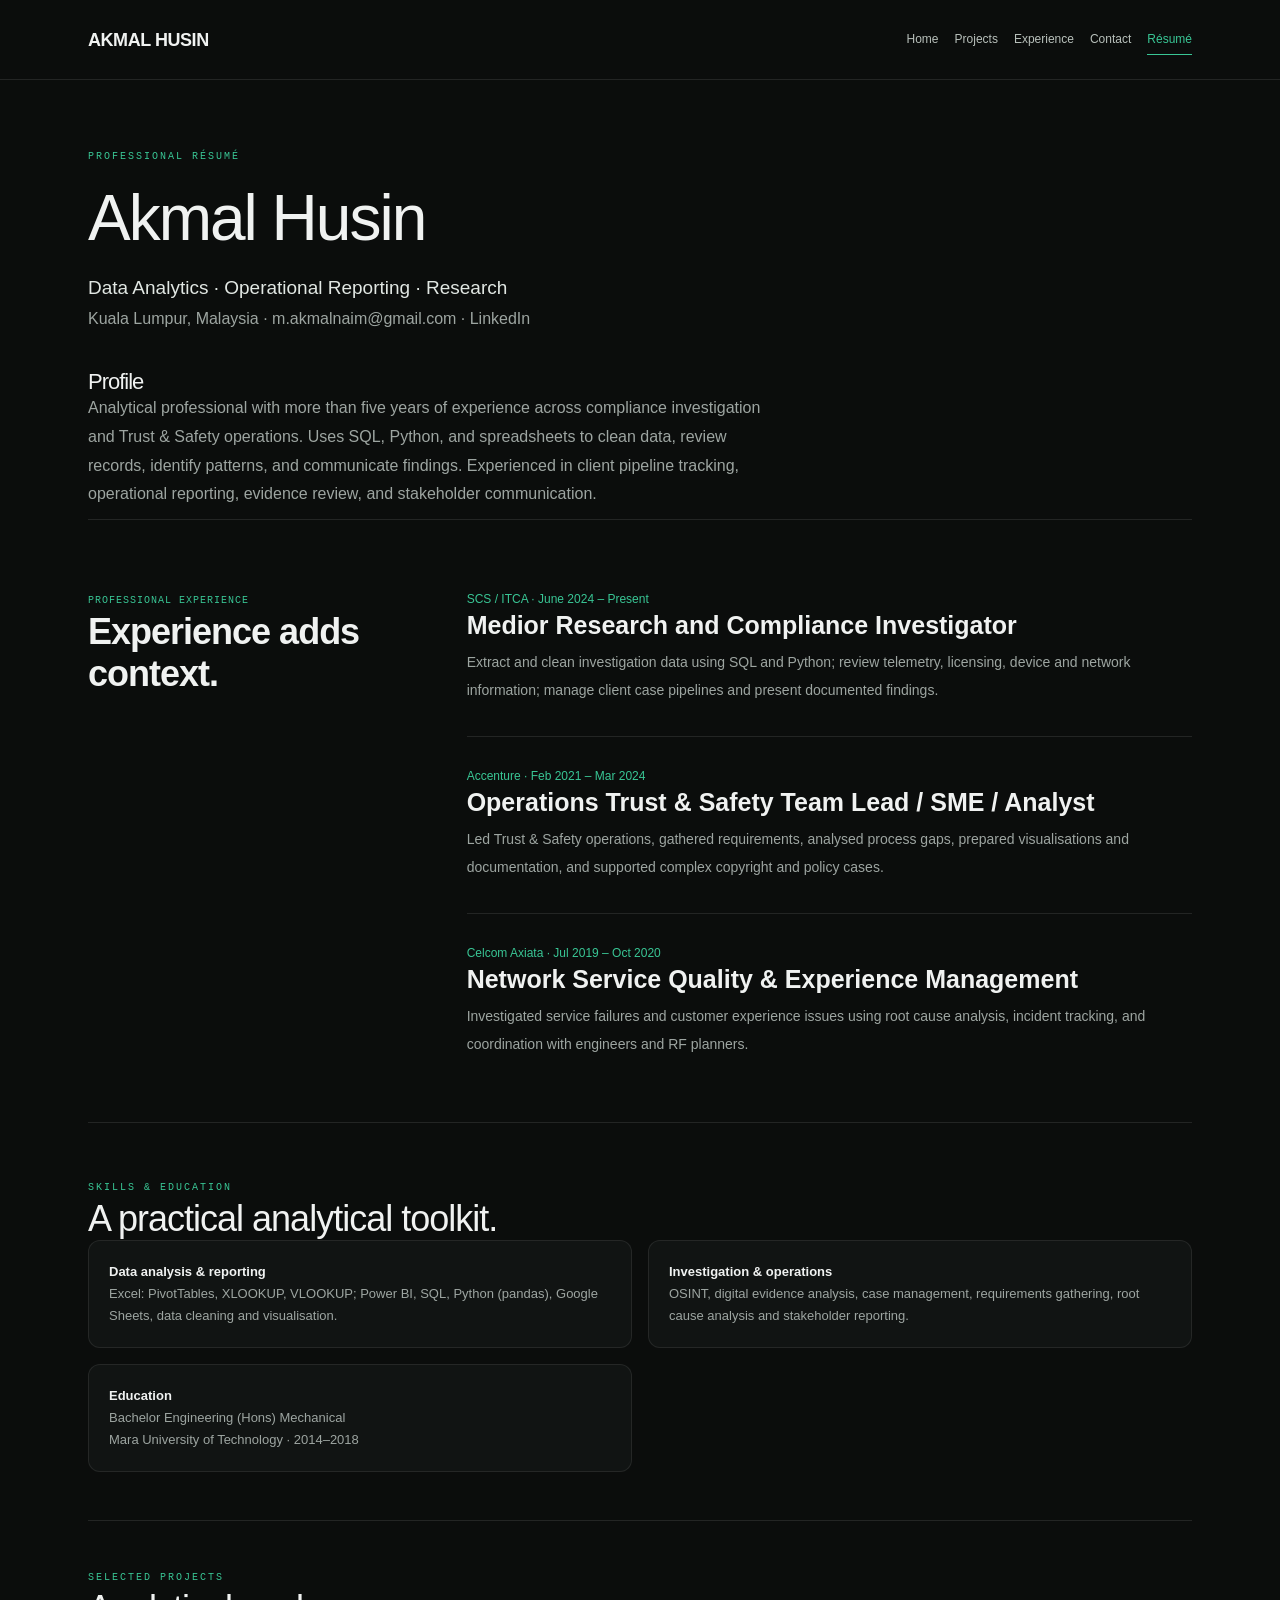
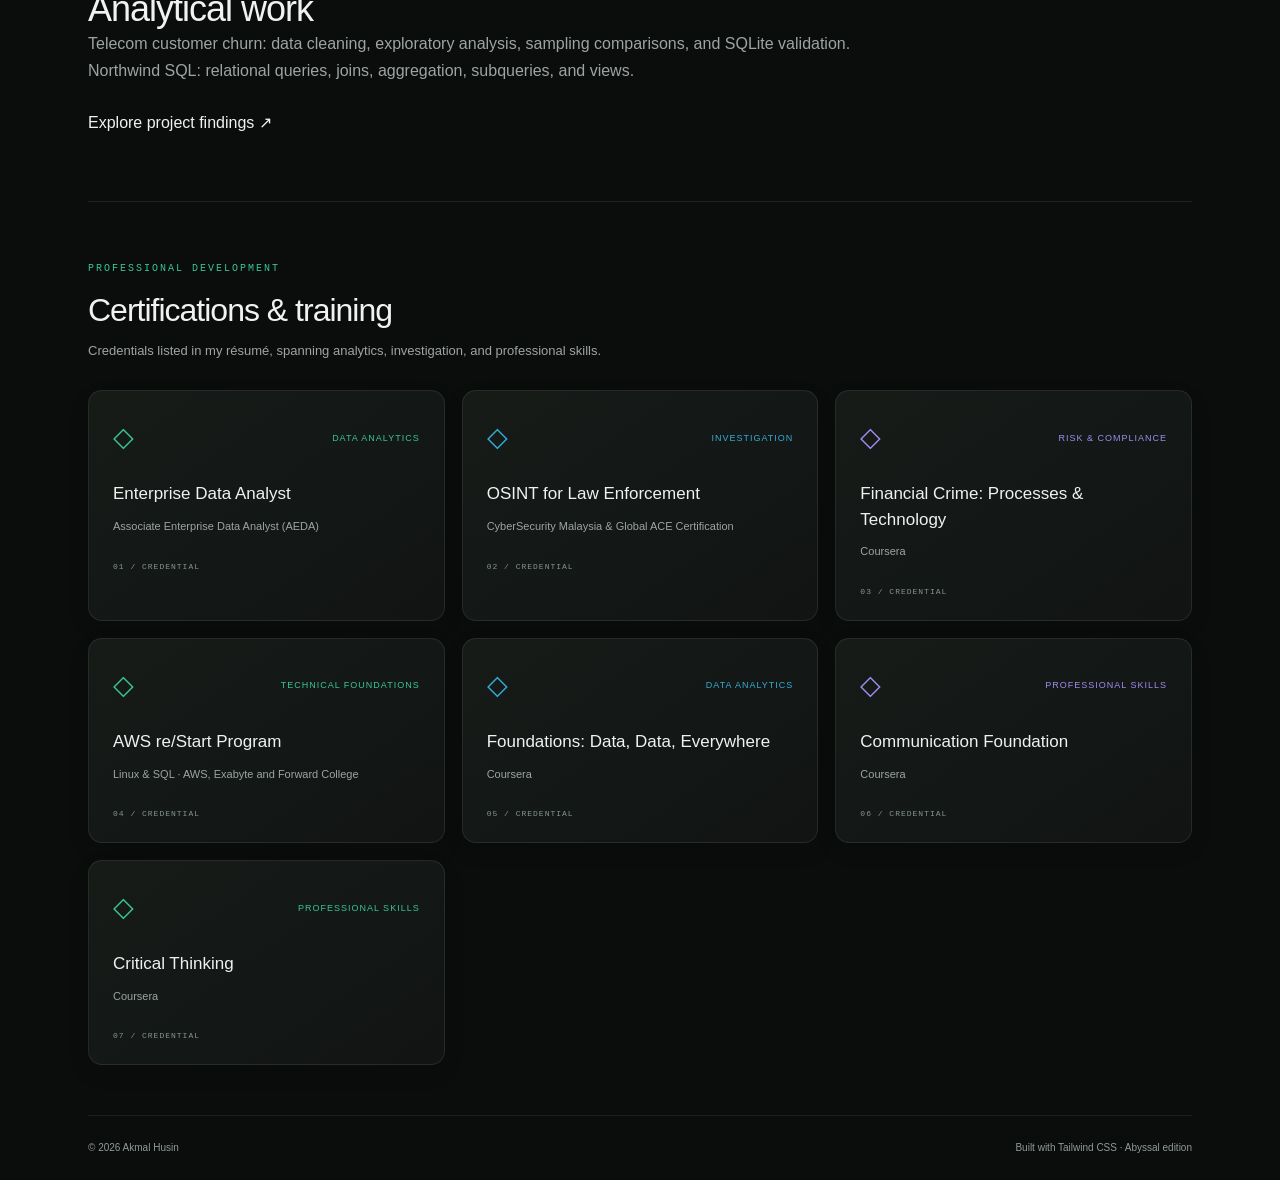
<file: resume.html>
<!DOCTYPE html>

<html lang="en"><head><meta charset="utf-8"/><meta content="width=device-width,initial-scale=1" name="viewport"/><title>Akmal Husin — Résumé</title><meta content="Akmal Husin: data analytics, investigation and research portfolio." name="description"/><link href="styles.css" rel="stylesheet"/><style>*{box-sizing:border-box}html{scroll-behavior:smooth;scroll-padding-top:80px}body{margin:0;font:16px/1.7 Arial,sans-serif;background:var(--bg);color:var(--ink)}a{color:inherit;text-decoration:none}button{font:inherit;cursor:pointer}.wrap{width:min(1120px,88%);margin:auto}h1,h2,h3,h4{line-height:1.15;margin-top:0}h1{font-size:clamp(48px,7vw,96px);letter-spacing:-4px}h2{font-size:36px;letter-spacing:-1px}h3{font-size:25px}p{color:var(--muted)}.eyebrow,.status{font:10px/1.5 monospace;letter-spacing:2px;text-transform:uppercase;color:var(--accent)}.btn{display:inline-block;padding:12px 20px;border:1px solid var(--line);border-radius:var(--radius);font-size:12px}.primary{background:var(--accent);color:var(--button);border-color:var(--accent)}.actions{display:flex;gap:12px;flex-wrap:wrap}.section{padding:80px 0}.heading{display:flex;justify-content:space-between;gap:35px;align-items:end;margin-bottom:30px}.heading p{max-width:440px;margin:0}.case{background:var(--panel);border:1px solid var(--line);border-radius:var(--radius);padding:35px;margin:25px 0}.case>h3{margin:12px 0}.case>p{font-size:14px}.metrics{display:grid;grid-template-columns:repeat(3,1fr);gap:15px;margin:25px 0}.metric{background:var(--soft);padding:20px;border-radius:var(--radius)}.metric strong{display:block;font-size:30px;color:var(--accent)}.metric span{font-size:9px;letter-spacing:1px;color:var(--muted)}.churn-columns{display:grid;grid-template-columns:1fr 1fr;gap:35px;margin-top:30px}.churn-columns section{padding:0;min-width:0}.churn-columns h4{font-size:17px;margin:0 0 12px}.churn-columns p{font-size:12px}.churn-bar-label{display:flex;justify-content:space-between;gap:10px;font-size:11px;margin-top:18px}.churn-bar-track{height:11px;background:var(--soft);margin-top:7px;border-radius:3px;overflow:hidden}.churn-bar-track>div{height:100%;background:var(--accent)!important}.churn-bar-label strong{color:var(--ink)}.churn-scale{display:flex;justify-content:space-between;font-size:9px;color:var(--muted);margin-top:6px}details{border-top:1px solid var(--line);padding:17px 0;margin-top:18px}summary{font-size:12px;cursor:pointer;color:var(--accent);min-height:25px}details p,li{font-size:13px;color:var(--muted)}.tags{display:flex;gap:8px;flex-wrap:wrap}.tag{font:10px monospace;padding:6px 10px;background:var(--soft);border-radius:var(--radius)}table{width:100%;border-collapse:collapse;text-align:left;font-size:11px}th,td{padding:10px 6px;border-bottom:1px solid var(--line)}caption{font-size:10px;color:var(--muted);text-align:left;margin-bottom:8px}.table-wrap{overflow:auto}.small-note{font-size:10px!important}.sql-code{white-space:pre-wrap;overflow-wrap:anywhere;background:var(--soft);padding:20px;font-size:12px}.telecom-extra{border-top:1px solid var(--line);padding-top:25px}.skill-grid{display:grid;grid-template-columns:repeat(3,1fr);gap:25px}.skill-grid article{border-top:1px solid var(--line);padding-top:25px}.skill-grid h3{font-size:21px}.skill-grid p{font-size:13px}.timeline article{display:grid;grid-template-columns:200px 1fr;border-top:1px solid var(--line);padding:25px 0;gap:20px}.timeline h3{font-size:22px;margin:0}.timeline p{font-size:13px;margin:8px 0}.contact{padding:70px 0;border-top:1px solid var(--line)}footer{font-size:10px;padding:25px 0;border-top:1px solid var(--line);color:var(--muted)}.project-links{display:grid;grid-template-columns:1fr 1fr;gap:22px}.project-link{padding:30px;border:1px solid var(--line);background:var(--panel);border-radius:var(--radius)}.project-link h3{font-size:25px;margin:20px 0 10px}.project-link p{font-size:13px}.project-link .n{font:12px monospace;color:var(--accent)}a:focus-visible,summary:focus-visible,button:focus-visible{outline:3px solid var(--accent);outline-offset:5px}@media(max-width:760px){h1{letter-spacing:-2px}.heading{display:block}.heading p{margin-top:20px}.section{padding:55px 0}.case{padding:22px}.churn-columns,.skill-grid,.project-links{grid-template-columns:1fr}.metrics{gap:6px}.metric{padding:12px}.metric strong{font-size:24px}.metric span{font-size:8px}.timeline article{grid-template-columns:1fr;gap:8px}.data{min-width:300px}.case h3{font-size:24px}}@media(prefers-reduced-motion:reduce){html{scroll-behavior:auto}}
 :root{--bg:#0b0d0c;--panel:#111413;--soft:#202523;--ink:#f0f2f1;--muted:#9da5a1;--accent:#39c695;--line:#8eb3c225;--button:#111413;--radius:12px}.case{margin:28px 0}.case h3{font-size:30px}.churn-bar-track>div{background:#58adbc!important}.metric strong{color:#39c695}.case .status{color:#39c695}.case .tags{margin-top:20px}.case ol,.case ul{padding-left:20px}.case li{margin:10px 0}.case .churn-columns{margin-bottom:25px}.section{padding:0}.case .result-chart{padding:0}@media(max-width:700px){.case h3{font-size:23px}.case{padding:22px}.churn-columns{grid-template-columns:1fr}}a.bg-sky-200{color:#07120d}#contact{color:#07120d}#contact a.bg-slate-900{color:#fff}</style><style>header nav a{padding:7px 0;border-bottom:1px solid transparent}header nav a[aria-current="page"]{color:#39c695;border-color:#39c695}.page-intro{padding:60px 0 10px}.page-intro p{max-width:680px;line-height:1.8}.page-intro h1{font-size:clamp(36px,5vw,64px);letter-spacing:-2px;margin:15px 0}.resume-actions{display:flex;gap:12px;flex-wrap:wrap;margin:25px 0}.resume-actions a{display:inline-block;padding:12px 20px;border:1px solid #ffffff30;border-radius:30px;font-size:12px}.resume-actions .filled{background:#39c695;color:#07120d}.credential-list{display:grid;grid-template-columns:1fr 1fr;gap:16px}.credential-list div{padding:20px;background:#111413;border:1px solid #ffffff15;border-radius:12px;font-size:13px}.page-contact{min-height:55vh}@media(max-width:640px){.credential-list{grid-template-columns:1fr}header nav{width:100%;justify-content:flex-start!important;font-size:11px!important}header nav a{min-height:36px}.page-intro{padding-top:35px}}</style><style>.project-viz{margin:28px 0 25px;padding:20px;border:1px solid #39c69525;border-radius:14px;background:radial-gradient(ellipse at top right,#39c69512,transparent 65%),#101311;overflow:hidden}.viz-top,.viz-bottom{display:flex;justify-content:space-between;gap:10px;font:9px monospace;letter-spacing:1px;color:#9da5a1}.viz-top{margin-bottom:18px}.viz-bottom{border-top:1px solid #ffffff10;padding-top:13px;margin-top:15px;font-size:8px}.viz-layout{display:grid;grid-template-columns:1fr 1fr;align-items:center;gap:15px}.project-viz svg{width:100%;height:auto;display:block}.viz-layout svg{max-height:190px}.viz-stats>div{display:grid;grid-template-columns:7px 1fr auto;align-items:center;gap:8px;font-size:11px;padding:13px 0;border-bottom:1px solid #ffffff10}.viz-stats i{width:6px;height:6px;border-radius:50%;background:#39c695}.viz-stats i.dim{background:#58665e}.viz-stats strong{font-size:13px;color:#f0f2f1}.viz-stats p{font-size:10px;line-height:1.7;margin-top:14px}.sql-viz>svg{min-height:190px}.certifications{padding:50px 0;border-top:1px solid #ffffff15}.cert-intro h2{font-size:32px;margin:12px 0}.cert-intro p{font-size:13px;max-width:680px}.cert-grid{display:grid;grid-template-columns:repeat(3,minmax(0,1fr));gap:17px;margin-top:28px}.cert-card{border:1px solid #39c69525;border-radius:14px;padding:24px;background:linear-gradient(145deg,#161c18,#111413)}.cert-head{display:flex;justify-content:space-between;gap:12px;align-items:center;color:#39c695;font-size:9px;text-transform:uppercase;letter-spacing:1px}.cert-symbol{font-size:27px}.cert-card h3{font-size:17px;line-height:1.5;margin:20px 0 10px;color:#f0f2f1}.cert-card p{font-size:11px;line-height:1.8}.cert-number{display:block;margin-top:25px;font:8px monospace;letter-spacing:1px;color:#7c8982}@media(max-width:900px){.cert-grid{grid-template-columns:repeat(2,minmax(0,1fr))}.viz-layout{gap:8px}.project-viz{padding:15px}.viz-stats>div{font-size:10px;gap:5px}.viz-stats strong{font-size:11px}}@media(max-width:640px){.cert-grid{grid-template-columns:1fr}.project-viz{padding:18px}.viz-layout{grid-template-columns:1fr 1fr}.sql-viz>svg{min-height:0}.cert-intro h2{font-size:27px}}</style><style>
:root{--bg:#0b0d0c;--panel:#111413;--soft:#202523;--ink:#f0f2f1;--muted:#9da5a1;--accent:#39c695;--line:#ffffff13;--button:#09150e}
body{background:#0b0d0c;color:#f0f2f1}header{background:#0b0d0cf2}header nav a[aria-current="page"]{color:#39c695;border-color:#39c695}.text-sky-200{color:#39c695!important}.text-slate-300{color:#b8c0bb!important}.text-slate-200{color:#d8dedb!important}.text-slate-100{color:#ebefec!important}.text-slate-400{color:#919c95!important}.bg-sky-200{background:#39c695!important}.border-sky-200\/25{border-color:#39c69540!important}.bg-sky-200\/5{background:#39c6950d!important}a.bg-sky-200{color:#09150e!important}#contact{background:#111713!important;border:1px solid #39c69530;color:#edf3ef!important}#contact a{color:#edf3ef!important}#contact a.bg-slate-900{background:#39c695!important;color:#09150e!important}.resume-actions .filled{background:#39c695;color:#09150e}.project-viz{background:radial-gradient(ellipse at top right,#39c69508,transparent 65%),#101311;border-color:#ffffff15}.cert-card{background:linear-gradient(145deg,#161b18,#111413);border-color:#ffffff15}.cert-card:nth-child(3n+1) .cert-symbol,.cert-card:nth-child(3n+1) .cert-head{color:#39c695}.cert-card:nth-child(3n+2) .cert-symbol,.cert-card:nth-child(3n+2) .cert-head{color:#35add6}.cert-card:nth-child(3n+3) .cert-symbol,.cert-card:nth-child(3n+3) .cert-head{color:#a28bf2}.case .status{color:#39c695}.metric:nth-child(1) strong{color:#39c695}.metric:nth-child(2) strong{color:#35add6}.metric:nth-child(3) strong{color:#d96bab}.churn-columns .churn-bar-track>div{background:#39c695!important}.churn-columns .churn-bar-track:nth-of-type(even)>div{background:#35add6!important}.viz-stats i{background:#39c695}.viz-stats i.dim{background:#58665e}.cert-number,.chart-axis{color:#88958d}.sql-code{background:#191e1b;color:#bfe1ce}.case,.project-viz,.cert-card{box-shadow:0 8px 25px #00000012}a:focus-visible,summary:focus-visible{outline-color:#39c695}
</style><link rel="apple-touch-icon" href="/apple-touch-icon-ah-v1.png"/><meta name="theme-color" content="#0b0d0c"/><link rel="shortcut icon" href="/favicon.ico?v=2"/><link rel="icon" type="image/png" sizes="180x180" href="/favicon-ah-v2.png"/><link rel="icon" type="image/svg+xml" href="[data-uri]"/></head><body><header class="border-b border-white/10"><div class="mx-auto flex max-w-6xl flex-wrap items-center justify-between gap-5 px-6 py-6"><a class="text-lg font-bold tracking-tight" href="index.html">AKMAL HUSIN</a><nav class="flex flex-wrap justify-end gap-x-4 gap-y-2 text-xs text-slate-300"><a href="index.html">Home</a><a href="projects.html">Projects</a><a href="experience.html">Experience</a><a href="contact.html">Contact</a><a aria-current="page" href="resume.html">Résumé</a></nav></div></header><main class="mx-auto max-w-6xl px-6"><div class="page-intro"><span class="eyebrow">Professional résumé</span><h1>Akmal Husin</h1><p style="color:#e1e7e3;font-size:19px">Data Analytics · Operational Reporting · Research</p><p>Kuala Lumpur, Malaysia · <a href="mailto:m.akmalnaim@gmail.com">m.akmalnaim@gmail.com</a> · <a href="https://www.linkedin.com/in/akmal-husin/" rel="noopener" target="_blank">LinkedIn</a></p><h2 style="font-size:22px;margin-top:35px">Profile</h2><p>Analytical professional with more than five years of experience across compliance investigation and Trust &amp; Safety operations. Uses SQL, Python, and spreadsheets to clean data, review records, identify patterns, and communicate findings. Experienced in client pipeline tracking, operational reporting, evidence review, and stakeholder communication.</p></div><section class="border-t border-white/10 py-16" id="background"><div class="grid gap-8 md:grid-cols-3"><div><span class="font-mono text-[10px] uppercase tracking-widest text-sky-200">Professional experience</span><h2 class="mt-4 text-3xl font-semibold">Experience adds context.</h2></div><div class="space-y-8 md:col-span-2"><article><span class="text-xs text-sky-200">SCS / ITCA · June 2024 – Present</span><h3 class="mt-2 text-xl font-semibold">Medior Research and Compliance Investigator</h3><p class="mt-2 text-sm leading-7">Extract and clean investigation data using SQL and Python; review telemetry, licensing, device and network information; manage client case pipelines and present documented findings.</p></article><article class="border-t border-white/10 pt-6"><span class="text-xs text-sky-200">Accenture · Feb 2021 – Mar 2024</span><h3 class="mt-2 text-xl font-semibold">Operations Trust &amp; Safety Team Lead / SME / Analyst</h3><p class="mt-2 text-sm leading-7">Led Trust &amp; Safety operations, gathered requirements, analysed process gaps, prepared visualisations and documentation, and supported complex copyright and policy cases.</p></article><article class="border-t border-white/10 pt-6"><span class="text-xs text-sky-200">Celcom Axiata · Jul 2019 – Oct 2020</span><h3 class="mt-2 text-xl font-semibold">Network Service Quality &amp; Experience Management</h3><p class="mt-2 text-sm leading-7">Investigated service failures and customer experience issues using root cause analysis, incident tracking, and coordination with engineers and RF planners.</p></article></div></div></section><section class="py-12 border-t border-white/10"><span class="eyebrow">Skills &amp; education</span><h2 class="mt-4 text-3xl">A practical analytical toolkit.</h2><div class="credential-list"><div><strong>Data analysis &amp; reporting</strong><p>Excel: PivotTables, XLOOKUP, VLOOKUP; Power BI, SQL, Python (pandas), Google Sheets, data cleaning and visualisation.</p></div><div><strong>Investigation &amp; operations</strong><p>OSINT, digital evidence analysis, case management, requirements gathering, root cause analysis and stakeholder reporting.</p></div><div><strong>Education</strong><p>Bachelor Engineering (Hons) Mechanical<br/>Mara University of Technology · 2014–2018</p></div></div></section><section class="py-10 border-t border-white/10"><span class="eyebrow">Selected projects</span><h2 class="mt-4 text-3xl">Analytical work</h2><p>Telecom customer churn: data cleaning, exploratory analysis, sampling comparisons, and SQLite validation.</p><p>Northwind SQL: relational queries, joins, aggregation, subqueries, and views.</p><a class="resume-actions" href="projects.html">Explore project findings ↗</a></section><section aria-labelledby="cert-heading" class="certifications"><div class="cert-intro"><span class="eyebrow">Professional development</span><h2 id="cert-heading">Certifications &amp; training</h2><p>Credentials listed in my résumé, spanning analytics, investigation, and professional skills.</p></div><div class="cert-grid"><article class="cert-card"><div class="cert-head"><span aria-hidden="true" class="cert-symbol">◇</span><span>Data analytics</span></div><h3>Enterprise Data Analyst</h3><p>Associate Enterprise Data Analyst (AEDA)</p><span class="cert-number">01 / CREDENTIAL</span></article><article class="cert-card"><div class="cert-head"><span aria-hidden="true" class="cert-symbol">◇</span><span>Investigation</span></div><h3>OSINT for Law Enforcement</h3><p>CyberSecurity Malaysia &amp; Global ACE Certification</p><span class="cert-number">02 / CREDENTIAL</span></article><article class="cert-card"><div class="cert-head"><span aria-hidden="true" class="cert-symbol">◇</span><span>Risk &amp; compliance</span></div><h3>Financial Crime: Processes &amp; Technology</h3><p>Coursera</p><span class="cert-number">03 / CREDENTIAL</span></article><article class="cert-card"><div class="cert-head"><span aria-hidden="true" class="cert-symbol">◇</span><span>Technical foundations</span></div><h3>AWS re/Start Program</h3><p>Linux &amp; SQL · AWS, Exabyte and Forward College</p><span class="cert-number">04 / CREDENTIAL</span></article><article class="cert-card"><div class="cert-head"><span aria-hidden="true" class="cert-symbol">◇</span><span>Data analytics</span></div><h3>Foundations: Data, Data, Everywhere</h3><p>Coursera</p><span class="cert-number">05 / CREDENTIAL</span></article><article class="cert-card"><div class="cert-head"><span aria-hidden="true" class="cert-symbol">◇</span><span>Professional skills</span></div><h3>Communication Foundation</h3><p>Coursera</p><span class="cert-number">06 / CREDENTIAL</span></article><article class="cert-card"><div class="cert-head"><span aria-hidden="true" class="cert-symbol">◇</span><span>Professional skills</span></div><h3>Critical Thinking</h3><p>Coursera</p><span class="cert-number">07 / CREDENTIAL</span></article></div></section><footer class="flex flex-wrap justify-between gap-4 py-7 text-xs text-slate-400"><span>© 2026 Akmal Husin</span><span>Built with Tailwind CSS · Abyssal edition</span></footer></main></body></html>
</file>
<file: styles.css>
/*! tailwindcss v4.3.5 | MIT License | https://tailwindcss.com */
@layer properties{@supports (((-webkit-hyphens:none)) and (not (margin-trim:block))) or ((-moz-orient:inline) and (not (color:rgb(from red r g b)))){*,:before,:after,::backdrop{--tw-rotate-x:initial;--tw-rotate-y:initial;--tw-rotate-z:initial;--tw-skew-x:initial;--tw-skew-y:initial;--tw-space-y-reverse:0;--tw-border-style:solid;--tw-leading:initial;--tw-font-weight:initial;--tw-tracking:initial}}}@layer theme{:root,:host{--font-sans:-apple-system, BlinkMacSystemFont, "Segoe UI", Roboto, "Helvetica Neue", "Noto Sans", Arial, sans-serif, "Apple Color Emoji", "Segoe UI Emoji", "Segoe UI Symbol", "Noto Color Emoji";--font-mono:ui-monospace, SFMono-Regular, Menlo, Monaco, Consolas, "Liberation Mono", "Courier New", monospace;--color-sky-100:oklch(95.1% .026 236.824);--color-sky-200:oklch(90.1% .058 230.902);--color-slate-100:oklch(96.8% .007 247.896);--color-slate-200:oklch(92.9% .013 255.508);--color-slate-300:oklch(86.9% .022 252.894);--color-slate-400:oklch(70.4% .04 256.788);--color-slate-900:oklch(20.8% .042 265.755);--color-white:#fff;--spacing:.25rem;--container-sm:24rem;--container-xl:36rem;--container-2xl:42rem;--container-6xl:72rem;--text-xs:.75rem;--text-xs--line-height:calc(1 / .75);--text-sm:.875rem;--text-sm--line-height:calc(1.25 / .875);--text-base:1rem;--text-base--line-height:calc(1.5 / 1);--text-lg:1.125rem;--text-lg--line-height:calc(1.75 / 1.125);--text-xl:1.25rem;--text-xl--line-height:calc(1.75 / 1.25);--text-2xl:1.5rem;--text-2xl--line-height:calc(2 / 1.5);--text-3xl:1.875rem;--text-3xl--line-height:calc(2.25 / 1.875);--text-4xl:2.25rem;--text-4xl--line-height:calc(2.5 / 2.25);--text-5xl:3rem;--text-5xl--line-height:1;--text-7xl:4.5rem;--text-7xl--line-height:1;--text-8xl:6rem;--text-8xl--line-height:1;--font-weight-semibold:600;--font-weight-bold:700;--tracking-tight:-.025em;--tracking-wider:.05em;--tracking-widest:.1em;--leading-relaxed:1.625;--radius-xl:.75rem;--radius-2xl:1rem;--default-transition-duration:.15s;--default-transition-timing-function:cubic-bezier(.4, 0, .2, 1);--default-font-family:var(--font-sans);--default-mono-font-family:var(--font-mono)}}@layer base{*,:after,:before,::backdrop{box-sizing:border-box;border:0 solid;margin:0;padding:0}::file-selector-button{box-sizing:border-box;border:0 solid;margin:0;padding:0}html,:host{-webkit-text-size-adjust:100%;tab-size:4;line-height:1.5;font-family:var(--default-font-family,-apple-system, BlinkMacSystemFont, "Segoe UI", Roboto, "Helvetica Neue", "Noto Sans", Arial, sans-serif, "Apple Color Emoji", "Segoe UI Emoji", "Segoe UI Symbol", "Noto Color Emoji");font-feature-settings:var(--default-font-feature-settings,normal);font-variation-settings:var(--default-font-variation-settings,normal);-webkit-tap-highlight-color:transparent}hr{height:0;color:inherit;border-top-width:1px}abbr:where([title]){-webkit-text-decoration:underline dotted;text-decoration:underline dotted}h1,h2,h3,h4,h5,h6{font-size:inherit;font-weight:inherit}a{color:inherit;-webkit-text-decoration:inherit;-webkit-text-decoration:inherit;-webkit-text-decoration:inherit;text-decoration:inherit}b,strong{font-weight:bolder}code,kbd,samp,pre{font-family:var(--default-mono-font-family,ui-monospace, SFMono-Regular, Menlo, Monaco, Consolas, "Liberation Mono", "Courier New", monospace);font-feature-settings:var(--default-mono-font-feature-settings,normal);font-variation-settings:var(--default-mono-font-variation-settings,normal);font-size:1em}small{font-size:80%}sub,sup{vertical-align:baseline;font-size:75%;line-height:0;position:relative}sub{bottom:-.25em}sup{top:-.5em}table{text-indent:0;border-color:inherit;border-collapse:collapse}:-moz-focusring:where(:not(iframe)){outline:auto}progress{vertical-align:baseline}summary{display:list-item}ol,ul,menu{list-style:none}img,svg,video,canvas,audio,iframe,embed,object{vertical-align:middle;display:block}img,video{max-width:100%;height:auto}button,input,select,optgroup,textarea{font:inherit;font-feature-settings:inherit;font-variation-settings:inherit;letter-spacing:inherit;color:inherit;opacity:1;background-color:#0000;border-radius:0}::file-selector-button{font:inherit;font-feature-settings:inherit;font-variation-settings:inherit;letter-spacing:inherit;color:inherit;opacity:1;background-color:#0000;border-radius:0}:where(select:is([multiple],[size])) optgroup{font-weight:bolder}:where(select:is([multiple],[size])) optgroup option{padding-inline-start:20px}::file-selector-button{margin-inline-end:4px}::placeholder{opacity:1}@supports (not ((-webkit-appearance:-apple-pay-button))) or (contain-intrinsic-size:1px){::placeholder{color:currentColor}@supports (color:color-mix(in lab, red, red)){::placeholder{color:color-mix(in oklab, currentcolor 50%, transparent)}}}textarea{resize:vertical}::-webkit-search-decoration{-webkit-appearance:none}::-webkit-date-and-time-value{min-height:1lh;text-align:inherit}::-webkit-datetime-edit{display:inline-flex}::-webkit-datetime-edit-fields-wrapper{padding:0}::-webkit-datetime-edit{padding-block:0}::-webkit-datetime-edit-year-field{padding-block:0}::-webkit-datetime-edit-month-field{padding-block:0}::-webkit-datetime-edit-day-field{padding-block:0}::-webkit-datetime-edit-hour-field{padding-block:0}::-webkit-datetime-edit-minute-field{padding-block:0}::-webkit-datetime-edit-second-field{padding-block:0}::-webkit-datetime-edit-millisecond-field{padding-block:0}::-webkit-datetime-edit-meridiem-field{padding-block:0}::-webkit-calendar-picker-indicator{line-height:1}:-moz-ui-invalid{box-shadow:none}button,input:where([type=button],[type=reset],[type=submit]){appearance:button}::file-selector-button{appearance:button}::-webkit-inner-spin-button{height:auto}::-webkit-outer-spin-button{height:auto}[hidden]:where(:not([hidden=until-found])){display:none!important}}@layer components;@layer utilities{.static{position:static}.mx-auto{margin-inline:auto}.my-10{margin-block:calc(var(--spacing) * 10)}.mt-1{margin-top:var(--spacing)}.mt-2{margin-top:calc(var(--spacing) * 2)}.mt-3{margin-top:calc(var(--spacing) * 3)}.mt-4{margin-top:calc(var(--spacing) * 4)}.mt-6{margin-top:calc(var(--spacing) * 6)}.mt-7{margin-top:calc(var(--spacing) * 7)}.mt-8{margin-top:calc(var(--spacing) * 8)}.mb-9{margin-bottom:calc(var(--spacing) * 9)}.mb-10{margin-bottom:calc(var(--spacing) * 10)}.flex{display:flex}.grid{display:grid}.inline-flex{display:inline-flex}.table{display:table}.h-1\.5{height:calc(var(--spacing) * 1.5)}.w-1\.5{width:calc(var(--spacing) * 1.5)}.max-w-2xl{max-width:var(--container-2xl)}.max-w-6xl{max-width:var(--container-6xl)}.max-w-sm{max-width:var(--container-sm)}.max-w-xl{max-width:var(--container-xl)}.transform{transform:var(--tw-rotate-x, ) var(--tw-rotate-y, ) var(--tw-rotate-z, ) var(--tw-skew-x, ) var(--tw-skew-y, )}.grid-cols-2{grid-template-columns:repeat(2,minmax(0,1fr))}.flex-col{flex-direction:column}.flex-wrap{flex-wrap:wrap}.items-center{align-items:center}.items-end{align-items:flex-end}.justify-between{justify-content:space-between}.justify-end{justify-content:flex-end}.gap-2{gap:calc(var(--spacing) * 2)}.gap-3{gap:calc(var(--spacing) * 3)}.gap-4{gap:calc(var(--spacing) * 4)}.gap-5{gap:calc(var(--spacing) * 5)}.gap-6{gap:calc(var(--spacing) * 6)}.gap-8{gap:calc(var(--spacing) * 8)}.gap-12{gap:calc(var(--spacing) * 12)}.gap-px{gap:1px}:where(.space-y-8>:not(:last-child)){--tw-space-y-reverse:0;margin-block-start:calc(calc(var(--spacing) * 8) * var(--tw-space-y-reverse));margin-block-end:calc(calc(var(--spacing) * 8) * calc(1 - var(--tw-space-y-reverse)))}.gap-x-4{column-gap:calc(var(--spacing) * 4)}.gap-y-2{row-gap:calc(var(--spacing) * 2)}.overflow-hidden{overflow:hidden}.rounded-2xl{border-radius:var(--radius-2xl)}.rounded-full{border-radius:2147483647px}.rounded-xl{border-radius:var(--radius-xl)}.border{border-style:var(--tw-border-style);border-width:1px}.border-t{border-top-style:var(--tw-border-style);border-top-width:1px}.border-b{border-bottom-style:var(--tw-border-style);border-bottom-width:1px}.border-l{border-left-style:var(--tw-border-style);border-left-width:1px}.border-sky-200{border-color:var(--color-sky-200)}.border-sky-200\/25{border-color:#b8e6fe40}@supports (color:color-mix(in lab, red, red)){.border-sky-200\/25{border-color:color-mix(in oklab, var(--color-sky-200) 25%, transparent)}}.border-slate-900\/30{border-color:#0f172b4d}@supports (color:color-mix(in lab, red, red)){.border-slate-900\/30{border-color:color-mix(in oklab, var(--color-slate-900) 30%, transparent)}}.border-white\/10{border-color:#ffffff1a}@supports (color:color-mix(in lab, red, red)){.border-white\/10{border-color:color-mix(in oklab, var(--color-white) 10%, transparent)}}.border-white\/20{border-color:#fff3}@supports (color:color-mix(in lab, red, red)){.border-white\/20{border-color:color-mix(in oklab, var(--color-white) 20%, transparent)}}.bg-\[\#111413\]{background-color:#111413}.bg-sky-200{background-color:var(--color-sky-200)}.bg-sky-200\/5{background-color:#b8e6fe0d}@supports (color:color-mix(in lab, red, red)){.bg-sky-200\/5{background-color:color-mix(in oklab, var(--color-sky-200) 5%, transparent)}}.bg-slate-900{background-color:var(--color-slate-900)}.bg-white\/10{background-color:#ffffff1a}@supports (color:color-mix(in lab, red, red)){.bg-white\/10{background-color:color-mix(in oklab, var(--color-white) 10%, transparent)}}.p-6{padding:calc(var(--spacing) * 6)}.p-7{padding:calc(var(--spacing) * 7)}.p-8{padding:calc(var(--spacing) * 8)}.px-4{padding-inline:calc(var(--spacing) * 4)}.px-6{padding-inline:calc(var(--spacing) * 6)}.py-2{padding-block:calc(var(--spacing) * 2)}.py-3{padding-block:calc(var(--spacing) * 3)}.py-6{padding-block:calc(var(--spacing) * 6)}.py-7{padding-block:calc(var(--spacing) * 7)}.py-10{padding-block:calc(var(--spacing) * 10)}.py-12{padding-block:calc(var(--spacing) * 12)}.py-16{padding-block:calc(var(--spacing) * 16)}.pt-5{padding-top:calc(var(--spacing) * 5)}.pt-6{padding-top:calc(var(--spacing) * 6)}.pl-7{padding-left:calc(var(--spacing) * 7)}.font-mono{font-family:var(--font-mono)}.text-2xl{font-size:var(--text-2xl);line-height:var(--tw-leading,var(--text-2xl--line-height))}.text-3xl{font-size:var(--text-3xl);line-height:var(--tw-leading,var(--text-3xl--line-height))}.text-4xl{font-size:var(--text-4xl);line-height:var(--tw-leading,var(--text-4xl--line-height))}.text-5xl{font-size:var(--text-5xl);line-height:var(--tw-leading,var(--text-5xl--line-height))}.text-base{font-size:var(--text-base);line-height:var(--tw-leading,var(--text-base--line-height))}.text-lg{font-size:var(--text-lg);line-height:var(--tw-leading,var(--text-lg--line-height))}.text-sm{font-size:var(--text-sm);line-height:var(--tw-leading,var(--text-sm--line-height))}.text-xl{font-size:var(--text-xl);line-height:var(--tw-leading,var(--text-xl--line-height))}.text-xs{font-size:var(--text-xs);line-height:var(--tw-leading,var(--text-xs--line-height))}.text-\[10px\]{font-size:10px}.leading-7{--tw-leading:calc(var(--spacing) * 7);line-height:calc(var(--spacing) * 7)}.leading-8{--tw-leading:calc(var(--spacing) * 8);line-height:calc(var(--spacing) * 8)}.leading-\[1\.05\]{--tw-leading:1.05;line-height:1.05}.leading-relaxed{--tw-leading:var(--leading-relaxed);line-height:var(--leading-relaxed)}.font-bold{--tw-font-weight:var(--font-weight-bold);font-weight:var(--font-weight-bold)}.font-semibold{--tw-font-weight:var(--font-weight-semibold);font-weight:var(--font-weight-semibold)}.tracking-\[-\.05em\]{--tw-tracking:-.05em;letter-spacing:-.05em}.tracking-\[\.2em\]{--tw-tracking:.2em;letter-spacing:.2em}.tracking-tight{--tw-tracking:var(--tracking-tight);letter-spacing:var(--tracking-tight)}.tracking-wider{--tw-tracking:var(--tracking-wider);letter-spacing:var(--tracking-wider)}.tracking-widest{--tw-tracking:var(--tracking-widest);letter-spacing:var(--tracking-widest)}.text-sky-200{color:var(--color-sky-200)}.text-slate-100{color:var(--color-slate-100)}.text-slate-200{color:var(--color-slate-200)}.text-slate-300{color:var(--color-slate-300)}.text-slate-400{color:var(--color-slate-400)}.text-slate-900{color:var(--color-slate-900)}.text-white{color:var(--color-white)}.uppercase{text-transform:uppercase}.transition{transition-property:color,background-color,border-color,outline-color,text-decoration-color,fill,stroke,--tw-gradient-from,--tw-gradient-via,--tw-gradient-to,opacity,box-shadow,transform,translate,scale,rotate,filter,-webkit-backdrop-filter,backdrop-filter,display,content-visibility,overlay,pointer-events;transition-timing-function:var(--tw-ease,var(--default-transition-timing-function));transition-duration:var(--tw-duration,var(--default-transition-duration))}@media (hover:hover){.hover\:border-sky-200\/50:hover{border-color:#b8e6fe80}@supports (color:color-mix(in lab, red, red)){.hover\:border-sky-200\/50:hover{border-color:color-mix(in oklab, var(--color-sky-200) 50%, transparent)}}.hover\:bg-sky-100:hover{background-color:var(--color-sky-100)}}@media (min-width:40rem){.sm\:grid-cols-3{grid-template-columns:repeat(3,minmax(0,1fr))}.sm\:text-7xl{font-size:var(--text-7xl);line-height:var(--tw-leading,var(--text-7xl--line-height))}}@media (min-width:48rem){.md\:col-span-2{grid-column:span 2/span 2}.md\:col-span-4{grid-column:span 4/span 4}.md\:col-span-8{grid-column:span 8/span 8}.md\:grid-cols-2{grid-template-columns:repeat(2,minmax(0,1fr))}.md\:grid-cols-3{grid-template-columns:repeat(3,minmax(0,1fr))}.md\:grid-cols-12{grid-template-columns:repeat(12,minmax(0,1fr))}.md\:p-12{padding:calc(var(--spacing) * 12)}.md\:py-24{padding-block:calc(var(--spacing) * 24)}}@media (min-width:64rem){.lg\:text-8xl{font-size:var(--text-8xl);line-height:var(--tw-leading,var(--text-8xl--line-height))}}}@property --tw-rotate-x{syntax:"*";inherits:false}@property --tw-rotate-y{syntax:"*";inherits:false}@property --tw-rotate-z{syntax:"*";inherits:false}@property --tw-skew-x{syntax:"*";inherits:false}@property --tw-skew-y{syntax:"*";inherits:false}@property --tw-space-y-reverse{syntax:"*";inherits:false;initial-value:0}@property --tw-border-style{syntax:"*";inherits:false;initial-value:solid}@property --tw-leading{syntax:"*";inherits:false}@property --tw-font-weight{syntax:"*";inherits:false}@property --tw-tracking{syntax:"*";inherits:false}
</file>
